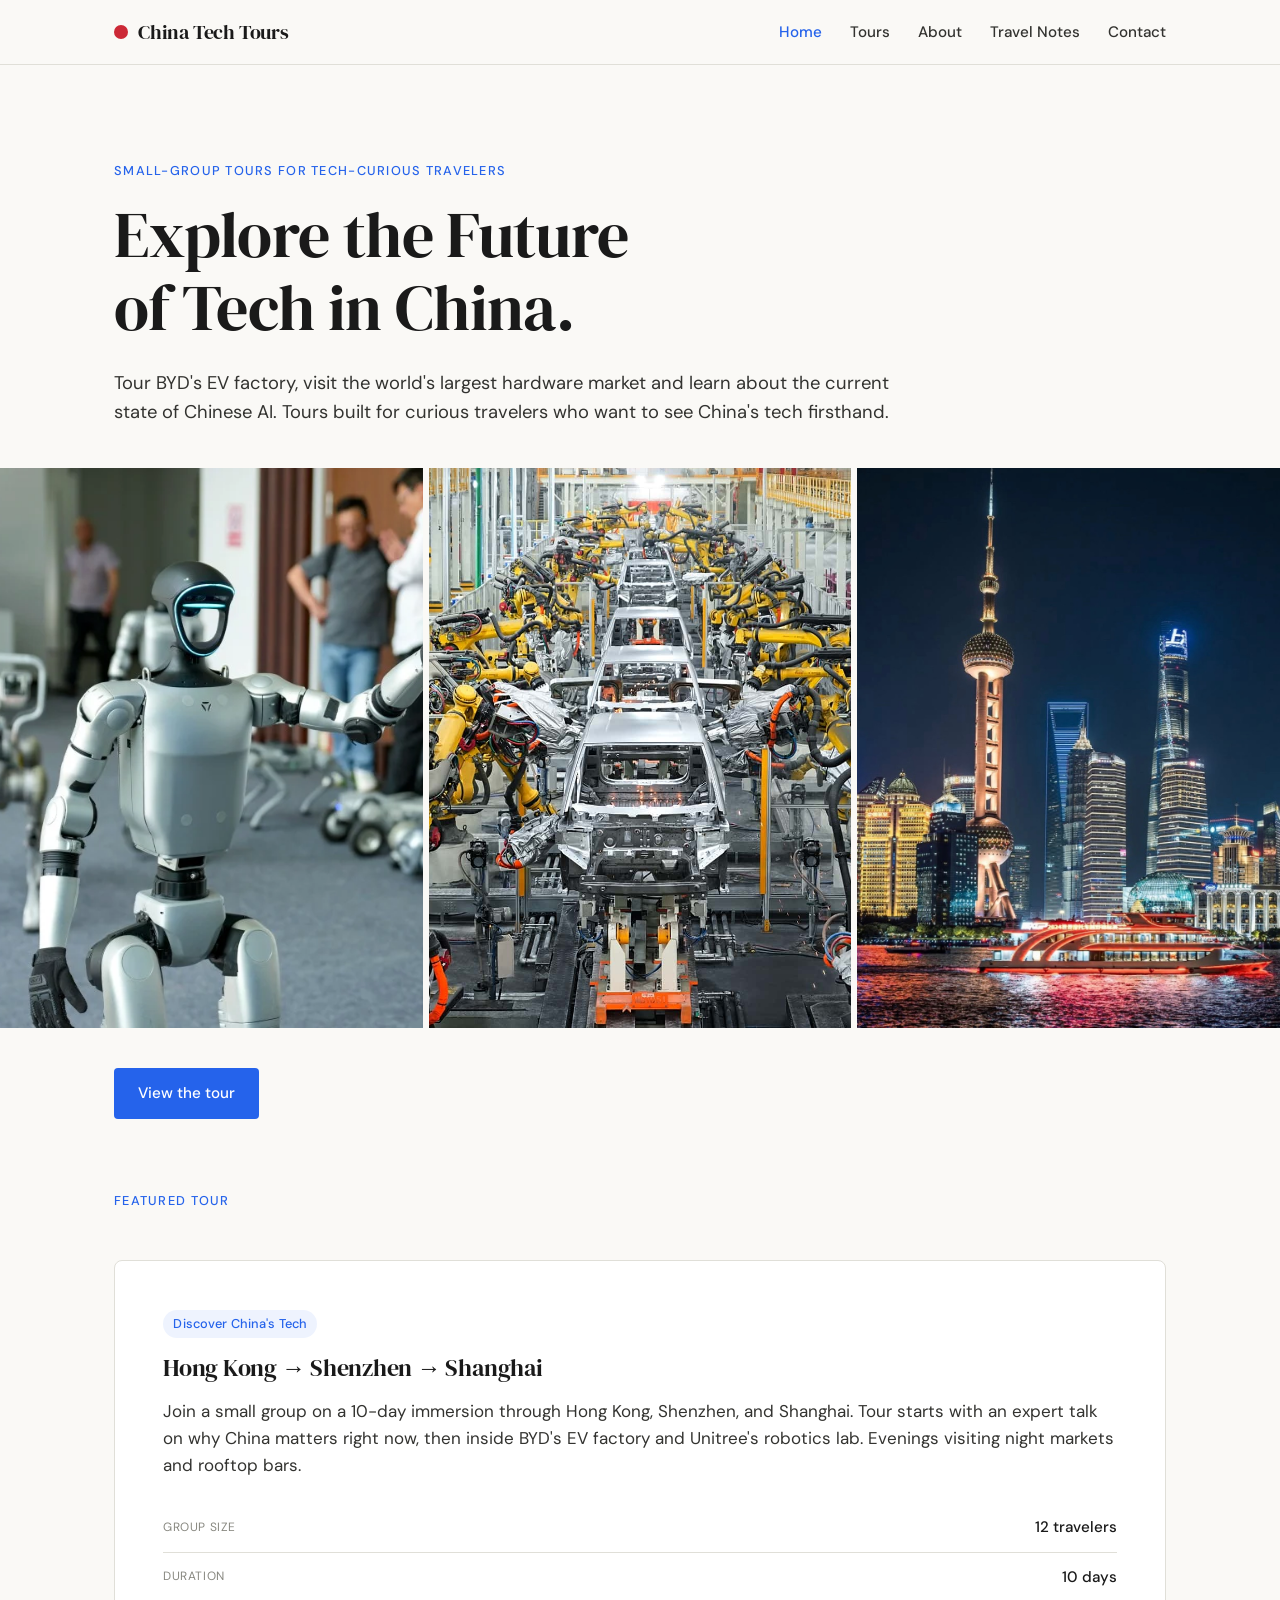
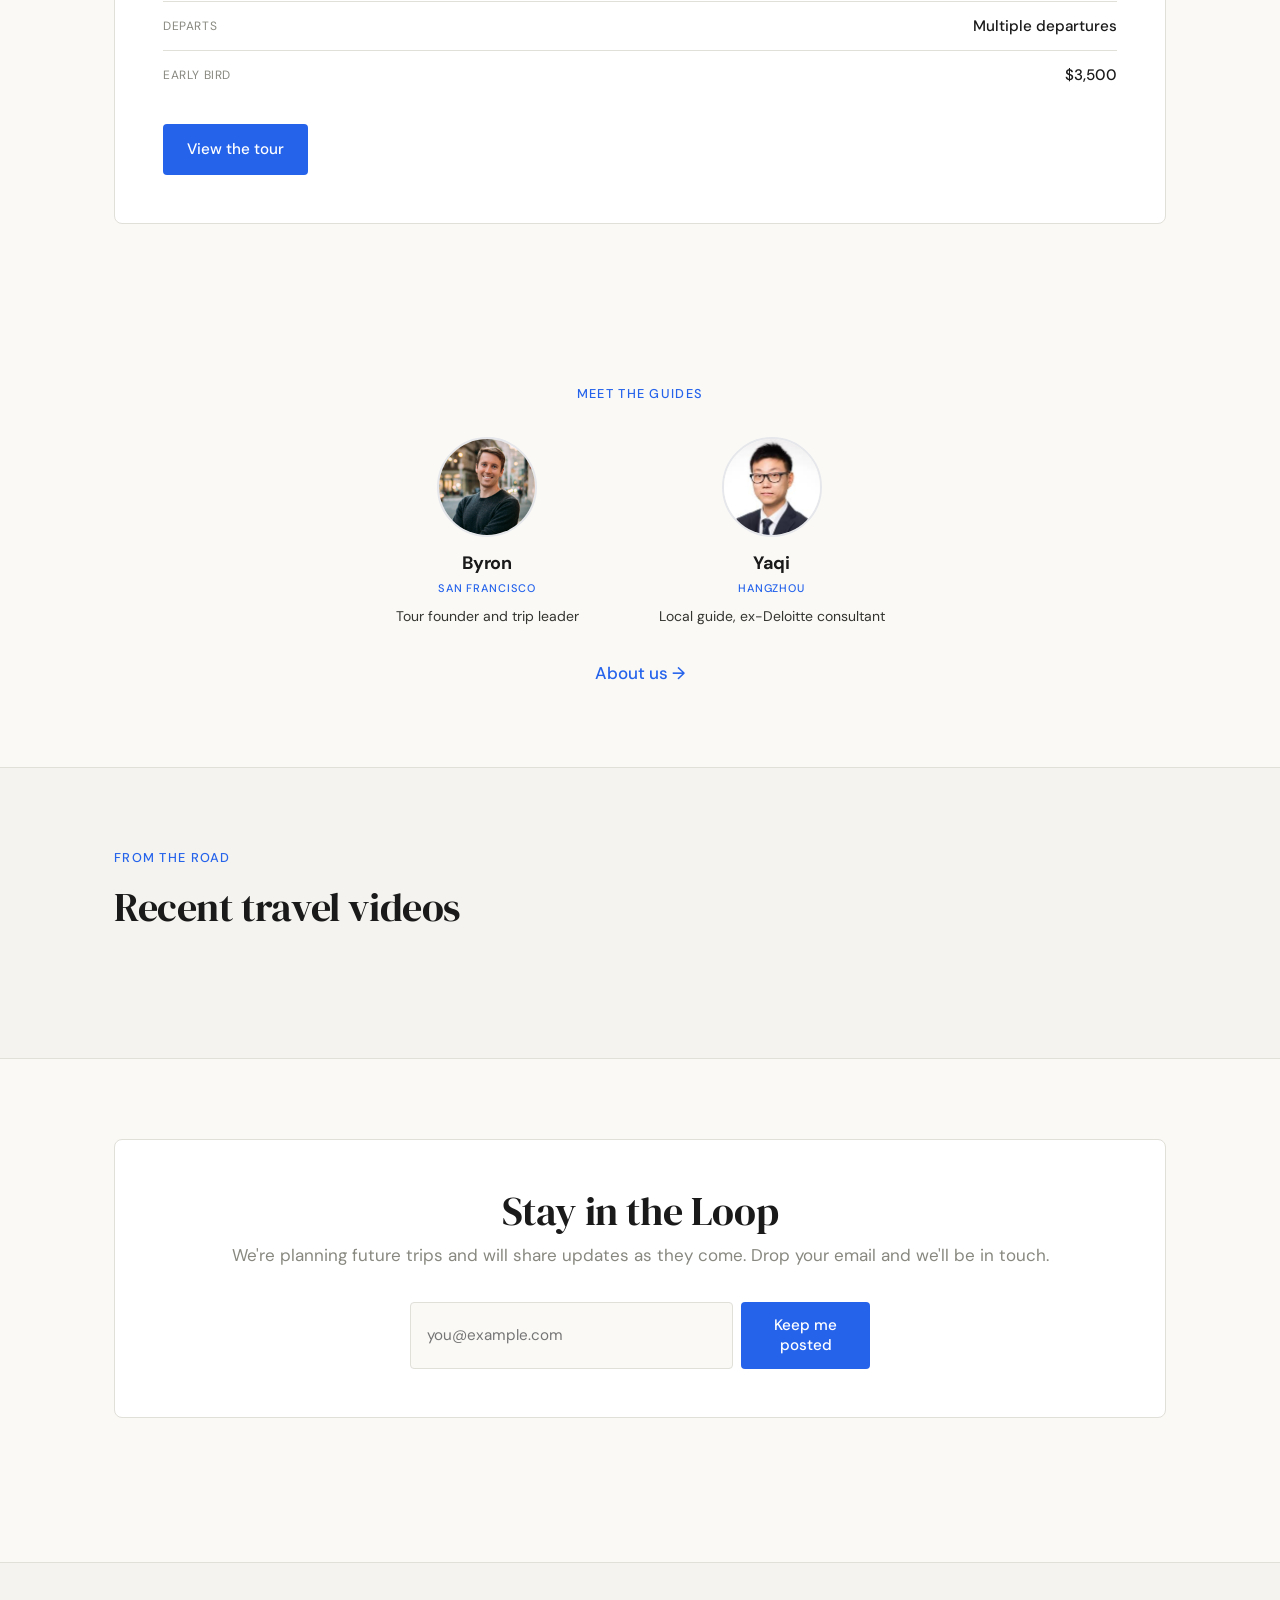
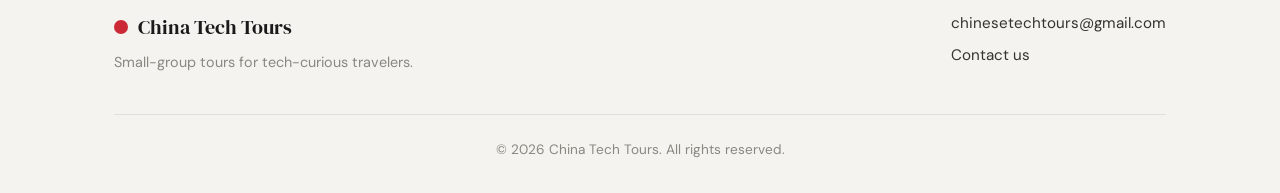
<file: index.html>
<!DOCTYPE html>
<html lang="en">
<head>
  <meta charset="UTF-8" />
  <meta name="viewport" content="width=device-width, initial-scale=1.0" />
  <title>China Tech Tours — Explore the Future of Tech in China</title>
  <meta name="description" content="A boutique 10-day immersive tour through Hong Kong, Shenzhen, and Shanghai for curious tech professionals." />
  <link rel="preconnect" href="https://fonts.googleapis.com" />
  <link rel="preconnect" href="https://fonts.gstatic.com" crossorigin />
  <link href="https://fonts.googleapis.com/css2?family=DM+Sans:wght@400;500;700&family=DM+Serif+Display&display=swap" rel="stylesheet" />
  <link rel="stylesheet" href="style.css" />
</head>
<body>
  <nav class="nav">
    <div class="nav-inner">
      <a href="index.html" class="nav-brand">China Tech Tours</a>
      <button class="nav-toggle" aria-label="Toggle menu" onclick="document.getElementById('navLinks').classList.toggle('open')">☰</button>
      <ul class="nav-links" id="navLinks">
        <li><a href="index.html" class="active">Home</a></li>
        <li><a href="tours.html">Tours</a></li>
        <li><a href="about.html">About</a></li>
        <li><a href="travel-notes.html">Travel Notes</a></li>
        <li><a href="contact.html">Contact</a></li>
      </ul>
    </div>
  </nav>

  <header class="hero">
    <div class="container">
      <span class="eyebrow">Small-group tours for tech-curious travelers</span>
      <h1>Explore the Future of Tech in China.</h1>
      <p class="hero-lead">
        Tour BYD's EV factory, visit the world's largest hardware market and learn about the current state of Chinese
        AI. Tours built for curious travelers who want to see China's tech firsthand.
      </p>
    </div>

    <div class="hero-photo">
      <div class="hero-grid">
        <img src="images/unitree-robot.webp" alt="A Unitree humanoid robot" />
        <img src="images/byd-assembly.jpg" alt="Robotic arms assembling electric vehicles on BYD's factory line" />
        <img src="images/shanghai-skyline.jpg" alt="Shanghai's Pudong skyline at night, with the Oriental Pearl Tower and the Huangpu River" />
      </div>
      <img class="hero-photo-mobile" src="images/byd-assembly.jpg" alt="Robotic arms assembling electric vehicles on BYD's factory line" />
    </div>

    <div class="container">
      <a href="tours.html" class="btn">View the tour</a>
    </div>
  </header>

  <section class="section" style="padding-top: 2.5rem;">
    <div class="container">
      <div class="section-head">
        <div>
          <span class="eyebrow">Featured tour</span>
        </div>
      </div>

      <div class="featured">
        <div class="featured-content">
          <span class="tag">Discover China's Tech</span>
          <h3 style="font-size: 1.5rem; margin-top: 1rem;">Hong Kong → Shenzhen → Shanghai</h3>
          <p style="margin-top: 1rem;">
            Join a small group on a 10-day immersion through Hong Kong, Shenzhen, and Shanghai. Tour starts with an
            expert talk on why China matters right now, then inside BYD's EV factory and Unitree's robotics lab.
            Evenings visiting night markets and rooftop bars.
          </p>
          <ul class="featured-list">
            <li><span class="key">Group size</span><span class="val">12 travelers</span></li>
            <li><span class="key">Duration</span><span class="val">10 days</span></li>
            <li><span class="key">Departs</span><span class="val">Multiple departures</span></li>
            <li><span class="key">Early bird</span><span class="val">$3,500</span></li>
          </ul>
          <a href="tours.html" class="btn">View the tour</a>
        </div>
      </div>
    </div>
  </section>

  <section class="guides-section">
    <div class="container">
      <span class="eyebrow guides-eyebrow">Meet the guides</span>

      <div class="guides-grid">
        <article class="guide-card">
          <img class="guide-photo" src="images/byron.jpg" alt="Portrait of Byron, tour founder" />
          <h3 class="guide-name">Byron</h3>
          <span class="guide-location">San Francisco</span>
          <p class="guide-descriptor">Tour founder and trip leader</p>
        </article>

        <article class="guide-card">
          <img class="guide-photo" src="images/yaqi.jpg" alt="Portrait of Yaqi, local guide" />
          <h3 class="guide-name">Yaqi</h3>
          <span class="guide-location">Hangzhou</span>
          <p class="guide-descriptor">Local guide, ex-Deloitte consultant</p>
        </article>
      </div>

      <div class="guides-cta">
        <a href="about.html">About us →</a>
      </div>
    </div>
  </section>

  <section class="section ig-section">
    <div class="container">
      <div class="section-head">
        <div>
          <span class="eyebrow">From the road</span>
          <h2>Recent travel videos</h2>
        </div>
      </div>

      <div class="ig-grid">
        <blockquote
          class="instagram-media"
          data-instgrm-permalink="https://www.instagram.com/reel/DEwoAuISkU4/"
          data-instgrm-version="14"
        ></blockquote>
        <blockquote
          class="instagram-media"
          data-instgrm-permalink="https://www.instagram.com/reel/DEJ7iRozNSG/"
          data-instgrm-version="14"
        ></blockquote>
        <blockquote
          class="instagram-media"
          data-instgrm-permalink="https://www.instagram.com/reel/DFC-EGyz8uP/"
          data-instgrm-version="14"
        ></blockquote>
      </div>
      <script async src="//www.instagram.com/embed.js"></script>

    </div>
  </section>

  <section class="section">
    <div class="container">
      <div class="capture">
        <h2>Stay in the Loop</h2>
        <p>We're planning future trips and will share updates as they come. Drop your email and we'll be in touch.</p>
        <form
          class="capture-form"
          name="notify"
          method="POST"
          data-netlify="true"
          netlify-honeypot="bot-field"
          action="/thank-you.html"
        >
          <input type="hidden" name="form-name" value="notify" />
          <p style="display:none;"><label>Don't fill this out: <input name="bot-field" /></label></p>
          <input type="email" name="email" placeholder="you@example.com" required />
          <button type="submit" class="btn">Keep me posted</button>
        </form>
      </div>
    </div>
  </section>

  <footer class="footer">
    <div class="container">
      <div class="footer-inner">
        <div>
          <div class="footer-brand">China Tech Tours</div>
          <p class="footer-tag">Small-group tours for tech-curious travelers.</p>
        </div>
        <div class="footer-links">
          <a href="mailto:chinesetechtours@gmail.com">chinesetechtours@gmail.com</a>
          <a href="contact.html">Contact us</a>
        </div>
      </div>
      <div class="footer-copy">© 2026 China Tech Tours. All rights reserved.</div>
    </div>
  </footer>
</body>
</html>
</file>
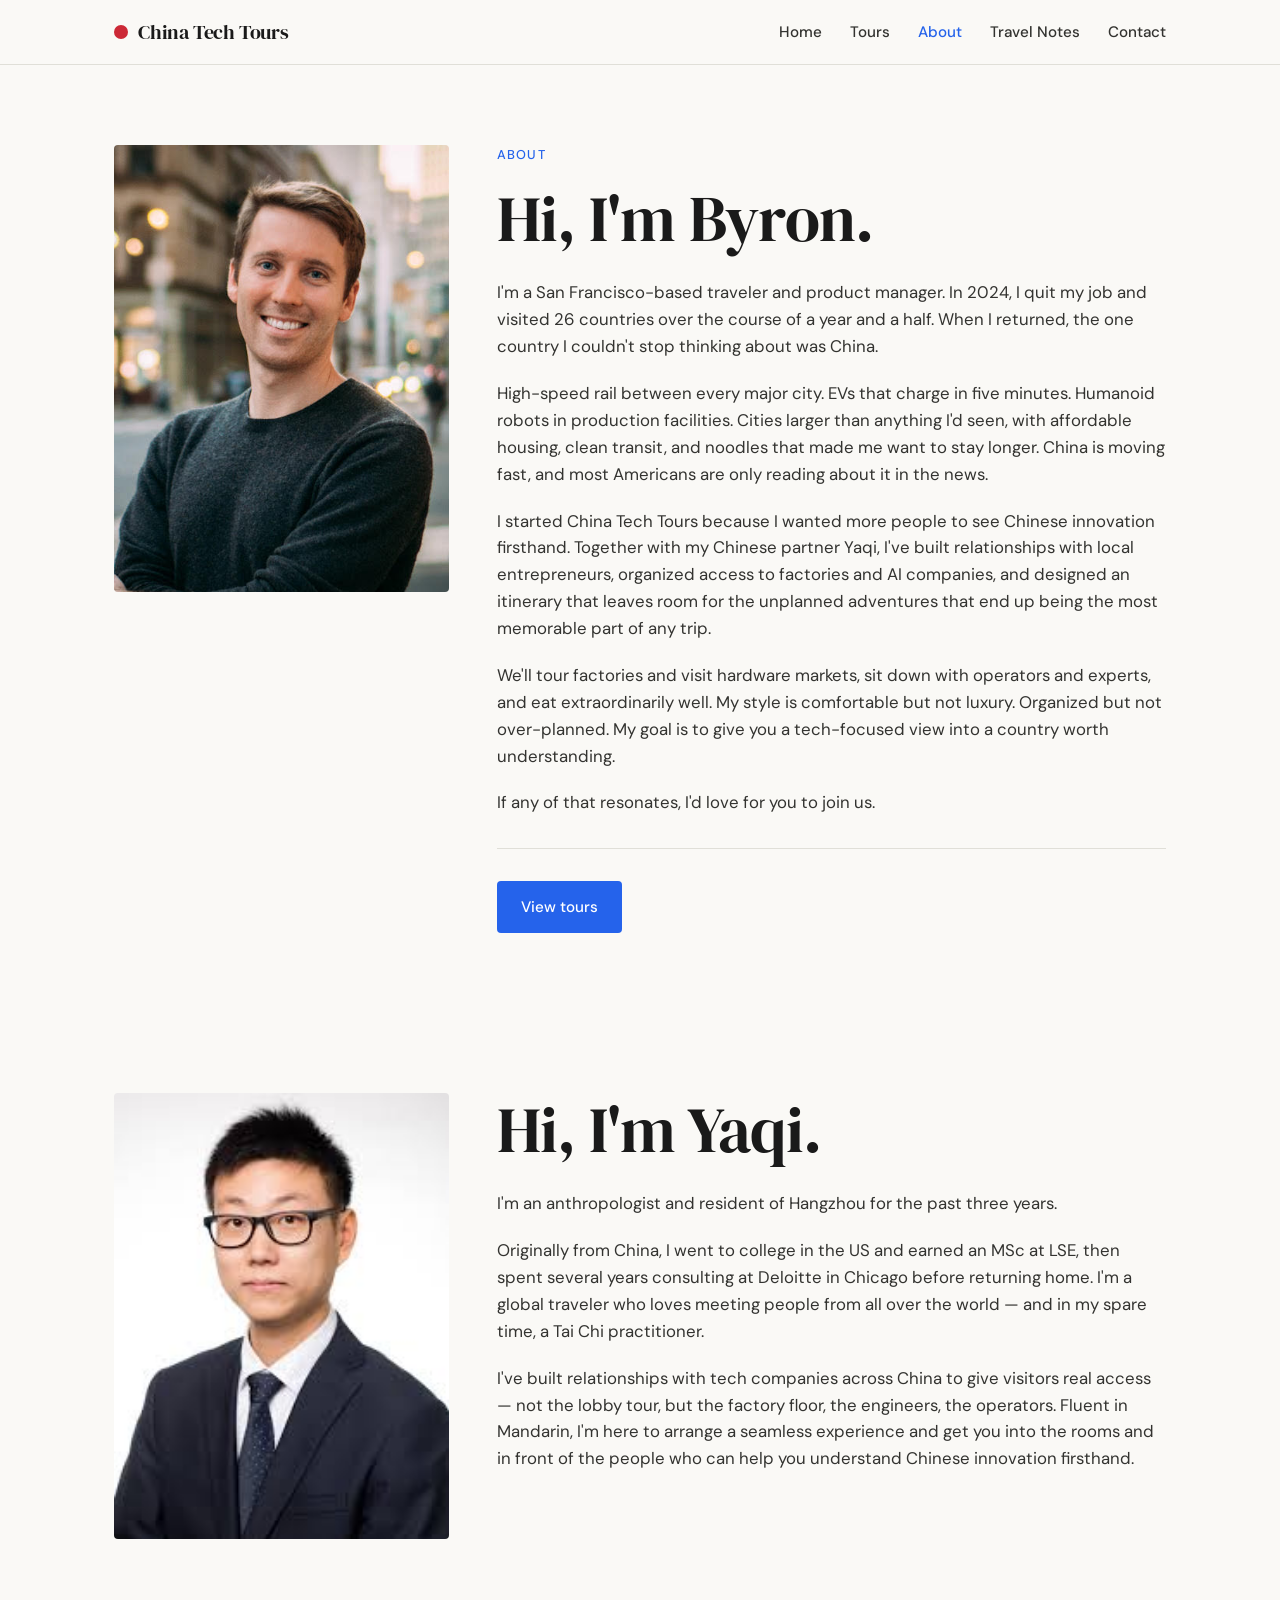
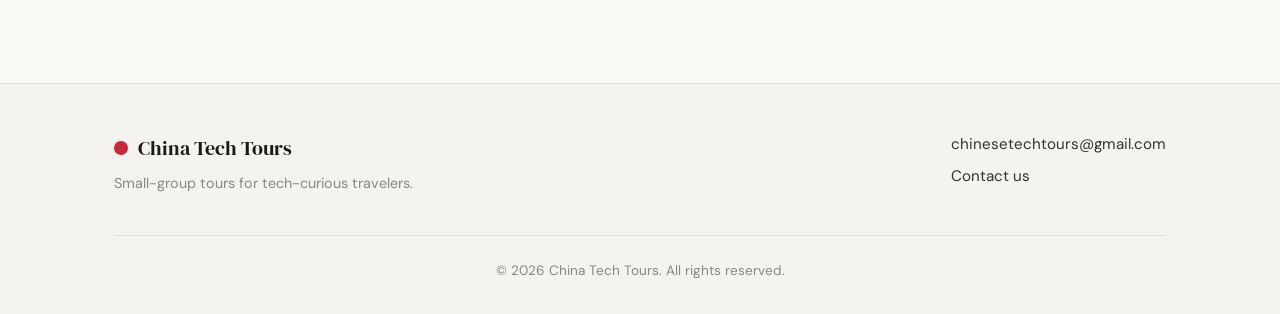
<file: about.html>
<!DOCTYPE html>
<html lang="en">
<head>
  <meta charset="UTF-8" />
  <meta name="viewport" content="width=device-width, initial-scale=1.0" />
  <title>About — China Tech Tours</title>
  <meta name="description" content="About the founder of China Tech Tours — a San Francisco-based product manager helping Americans see China's innovation ecosystem firsthand." />
  <link rel="preconnect" href="https://fonts.googleapis.com" />
  <link rel="preconnect" href="https://fonts.gstatic.com" crossorigin />
  <link href="https://fonts.googleapis.com/css2?family=DM+Sans:wght@400;500;700&family=DM+Serif+Display&display=swap" rel="stylesheet" />
  <link rel="stylesheet" href="style.css" />
</head>
<body>
  <nav class="nav">
    <div class="nav-inner">
      <a href="index.html" class="nav-brand">China Tech Tours</a>
      <button class="nav-toggle" aria-label="Toggle menu" onclick="document.getElementById('navLinks').classList.toggle('open')">☰</button>
      <ul class="nav-links" id="navLinks">
        <li><a href="index.html">Home</a></li>
        <li><a href="tours.html">Tours</a></li>
        <li><a href="about.html" class="active">About</a></li>
        <li><a href="travel-notes.html">Travel Notes</a></li>
        <li><a href="contact.html">Contact</a></li>
      </ul>
    </div>
  </nav>

  <section class="section">
    <div class="container">
      <div class="about-grid">
        <div class="about-photo">
          <img src="images/byron.jpg" alt="Portrait of Byron, founder of China Tech Tours" />
        </div>
        <div class="about-content">
          <span class="eyebrow">About</span>
          <h1>Hi, I'm Byron.</h1>
          <p>
            I'm a San Francisco-based traveler and product manager. In 2024, I quit my job and visited 26 countries
            over the course of a year and a half. When I returned, the one country I couldn't stop thinking about
            was China.
          </p>
          <p>
            High-speed rail between every major city. EVs that charge in five minutes. Humanoid robots in production
            facilities. Cities larger than anything I'd seen, with affordable housing, clean transit, and noodles that
            made me want to stay longer. China is moving fast, and most Americans are only reading about it in the news.
          </p>
          <p>
            I started China Tech Tours because I wanted more people to see Chinese innovation firsthand. Together with
            my Chinese partner Yaqi, I've built relationships with local entrepreneurs, organized access to factories
            and AI companies, and designed an itinerary that leaves room for the unplanned adventures that end up
            being the most memorable part of any trip.
          </p>
          <p>
            We'll tour factories and visit hardware markets, sit down with operators and experts, and eat
            extraordinarily well. My style is comfortable but not luxury. Organized but not over-planned. My goal is
            to give you a tech-focused view into a country worth understanding.
          </p>
          <p>
            If any of that resonates, I'd love for you to join us.
          </p>

          <div class="about-links">
            <a href="tours.html" class="btn">View tours</a>
          </div>
        </div>
      </div>
    </div>
  </section>

  <section class="section">
    <div class="container">
      <div class="about-grid">
        <div class="about-photo">
          <img src="images/yaqi.jpg" alt="Portrait of Yaqi, China-based partner" style="object-position: center top;" />
        </div>
        <div class="about-content">
          <h1>Hi, I'm Yaqi.</h1>
          <p>
            I'm an anthropologist and resident of Hangzhou for the past three years.
          </p>
          <p>
            Originally from China, I went to college in the US and earned an MSc at LSE, then spent several years
            consulting at Deloitte in Chicago before returning home. I'm a global traveler who loves meeting people
            from all over the world — and in my spare time, a Tai Chi practitioner.
          </p>
          <p>
            I've built relationships with tech companies across China to give visitors real access — not the lobby
            tour, but the factory floor, the engineers, the operators. Fluent in Mandarin, I'm here to arrange a
            seamless experience and get you into the rooms and in front of the people who can help you understand
            Chinese innovation firsthand.
          </p>
        </div>
      </div>
    </div>
  </section>

  <footer class="footer">
    <div class="container">
      <div class="footer-inner">
        <div>
          <div class="footer-brand">China Tech Tours</div>
          <p class="footer-tag">Small-group tours for tech-curious travelers.</p>
        </div>
        <div class="footer-links">
          <a href="mailto:chinesetechtours@gmail.com">chinesetechtours@gmail.com</a>
          <a href="contact.html">Contact us</a>
        </div>
      </div>
      <div class="footer-copy">© 2026 China Tech Tours. All rights reserved.</div>
    </div>
  </footer>
</body>
</html>
</file>
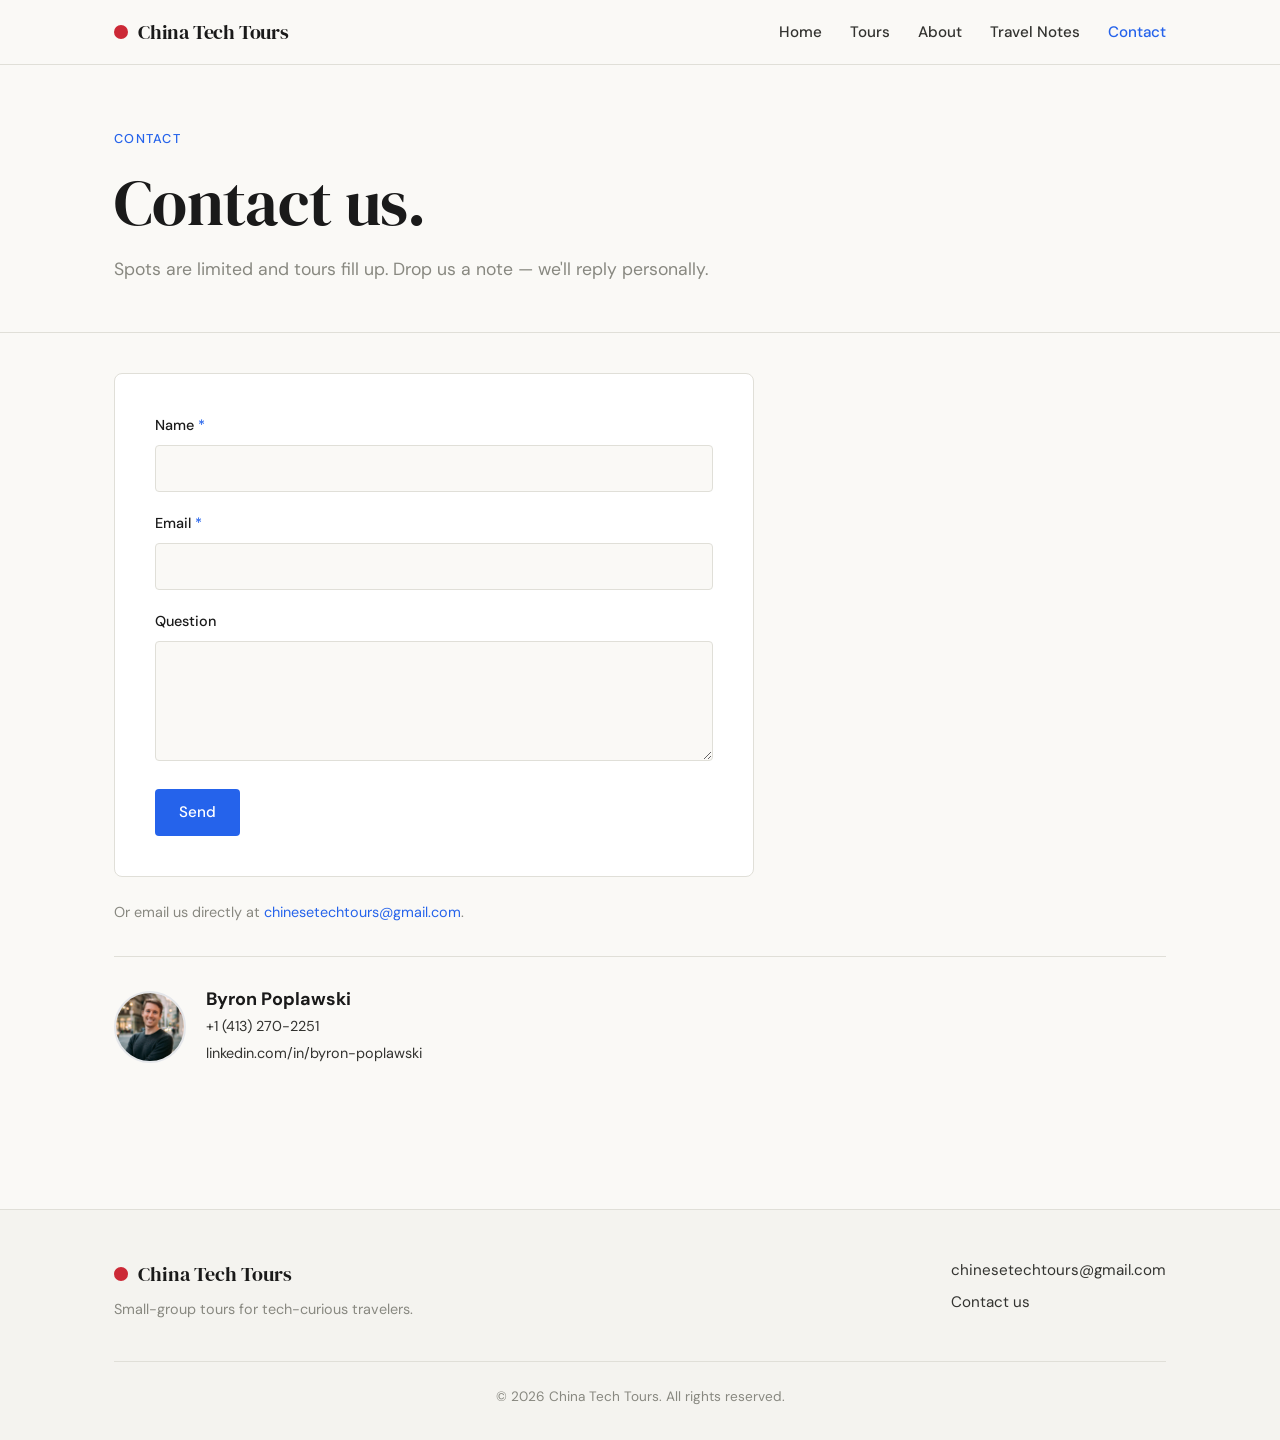
<file: contact.html>
<!DOCTYPE html>
<html lang="en">
<head>
  <meta charset="UTF-8" />
  <meta name="viewport" content="width=device-width, initial-scale=1.0" />
  <title>Contact — China Tech Tours</title>
  <meta name="description" content="Contact us in a China Tech Tours." />
  <link rel="preconnect" href="https://fonts.googleapis.com" />
  <link rel="preconnect" href="https://fonts.gstatic.com" crossorigin />
  <link href="https://fonts.googleapis.com/css2?family=DM+Sans:wght@400;500;700&family=DM+Serif+Display&display=swap" rel="stylesheet" />
  <link rel="stylesheet" href="style.css" />
</head>
<body>
  <nav class="nav">
    <div class="nav-inner">
      <a href="index.html" class="nav-brand">China Tech Tours</a>
      <button class="nav-toggle" aria-label="Toggle menu" onclick="document.getElementById('navLinks').classList.toggle('open')">☰</button>
      <ul class="nav-links" id="navLinks">
        <li><a href="index.html">Home</a></li>
        <li><a href="tours.html">Tours</a></li>
        <li><a href="about.html">About</a></li>
        <li><a href="travel-notes.html">Travel Notes</a></li>
        <li><a href="contact.html" class="active">Contact</a></li>
      </ul>
    </div>
  </nav>

  <header class="page-head">
    <div class="container">
      <span class="eyebrow">Contact</span>
      <h1>Contact us.</h1>
      <p>
        Spots are limited and tours fill up. Drop us a note — we'll reply personally.
      </p>
    </div>
  </header>

  <section class="section" style="padding-top: 2.5rem;">
    <div class="container">
      <form
        id="contactForm"
        class="form"
        name="interest"
        method="POST"
        data-netlify="true"
        netlify-honeypot="bot-field"
        action="/thank-you.html"
      >
        <input type="hidden" name="form-name" value="interest" />
        <p style="display:none;"><label>Don't fill this out: <input name="bot-field" /></label></p>

        <div class="form-row">
          <label for="name">Name <span class="req">*</span></label>
          <input type="text" id="name" name="name" required />
        </div>

        <div class="form-row">
          <label for="email">Email <span class="req">*</span></label>
          <input type="email" id="email" name="email" required />
        </div>

        <div class="form-row">
          <label for="question">Question</label>
          <textarea id="question" name="question"></textarea>
        </div>

        <button type="submit" class="btn">Send</button>
      </form>

      <p style="margin-top: 1.5rem; color: var(--muted); font-size: 0.9rem;">
        Or email us directly at <a href="mailto:chinesetechtours@gmail.com">chinesetechtours@gmail.com</a>.
      </p>

      <div style="margin-top: 2rem; padding-top: 2rem; border-top: 1px solid var(--border);">
        <div style="display: flex; align-items: center; gap: 1.25rem;">
          <img src="images/byron.jpg" alt="Portrait of Byron Poplawski" style="width: 72px; height: 72px; border-radius: 50%; object-fit: cover; object-position: center top; border: 2px solid #E5E7EB; flex-shrink: 0;" />
          <div>
            <p style="font-family: 'DM Sans', -apple-system, BlinkMacSystemFont, sans-serif; font-size: 1.125rem; font-weight: 700; color: var(--ink); margin: 0 0 0.3rem; line-height: 1.2;">Byron Poplawski</p>
            <p style="margin: 0 0 0.2rem; font-size: 0.9rem; color: var(--ink-soft);"><a href="tel:+14132702251" style="color: inherit;">+1 (413) 270-2251</a></p>
            <p style="margin: 0; font-size: 0.9rem; color: var(--ink-soft);"><a href="https://www.linkedin.com/in/byron-poplawski" style="color: inherit;">linkedin.com/in/byron-poplawski</a></p>
          </div>
        </div>
      </div>
    </div>
  </section>

  <footer class="footer">
    <div class="container">
      <div class="footer-inner">
        <div>
          <div class="footer-brand">China Tech Tours</div>
          <p class="footer-tag">Small-group tours for tech-curious travelers.</p>
        </div>
        <div class="footer-links">
          <a href="mailto:chinesetechtours@gmail.com">chinesetechtours@gmail.com</a>
          <a href="contact.html">Contact us</a>
        </div>
      </div>
      <div class="footer-copy">© 2026 China Tech Tours. All rights reserved.</div>
    </div>
  </footer>

  <script>
    (function () {
      var form = document.getElementById('contactForm');
      if (!form) return;

      form.addEventListener('submit', function (e) {
        e.preventDefault();

        var button = form.querySelector('button[type="submit"]');
        if (button) {
          button.disabled = true;
          button.textContent = 'Sending…';
        }

        var data = new URLSearchParams(new FormData(form)).toString();

        fetch('/', {
          method: 'POST',
          headers: { 'Content-Type': 'application/x-www-form-urlencoded' },
          body: data
        })
          .then(function (response) {
            if (!response.ok) throw new Error('Submission failed');
            showThanks();
          })
          .catch(function () {
            if (button) {
              button.disabled = false;
              button.textContent = 'Send';
            }
            var existing = form.querySelector('.form-error');
            if (!existing) {
              var err = document.createElement('p');
              err.className = 'form-error';
              err.style.cssText = 'margin-top: 1rem; color: #b91c1c; font-size: 0.9rem;';
              err.innerHTML = 'Something went wrong sending your message. Please email us directly at <a href="mailto:chinesetechtours@gmail.com">chinesetechtours@gmail.com</a>.';
              form.appendChild(err);
            }
          });
      });

      function showThanks() {
        var thanks = document.createElement('div');
        thanks.className = 'form';
        thanks.style.textAlign = 'center';
        thanks.innerHTML =
          '<h2 style="margin: 0.5rem 0 1rem;">Thanks for your message!</h2>' +
          '<p style="color: var(--ink-soft); margin: 0;">We\'ll be in touch shortly.</p>';
        form.replaceWith(thanks);
      }
    })();
  </script>

</body>
</html>
</file>
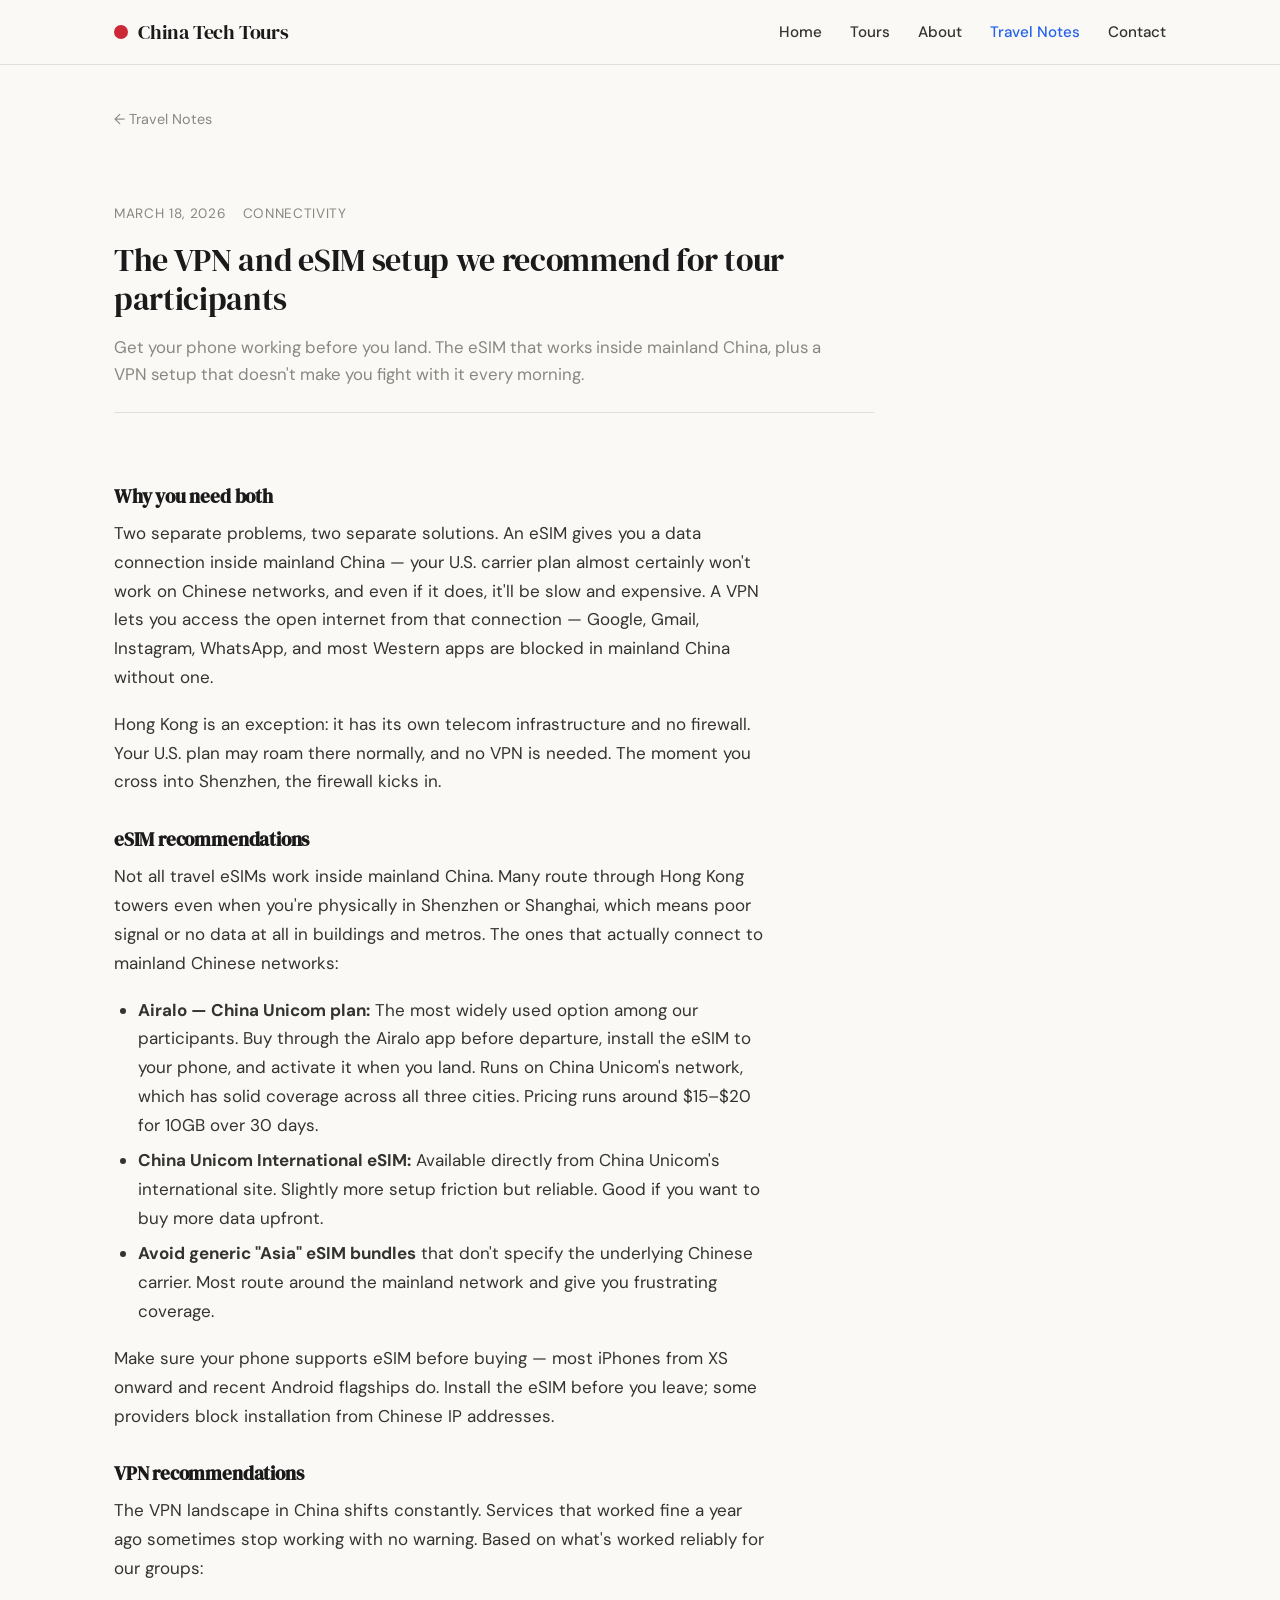
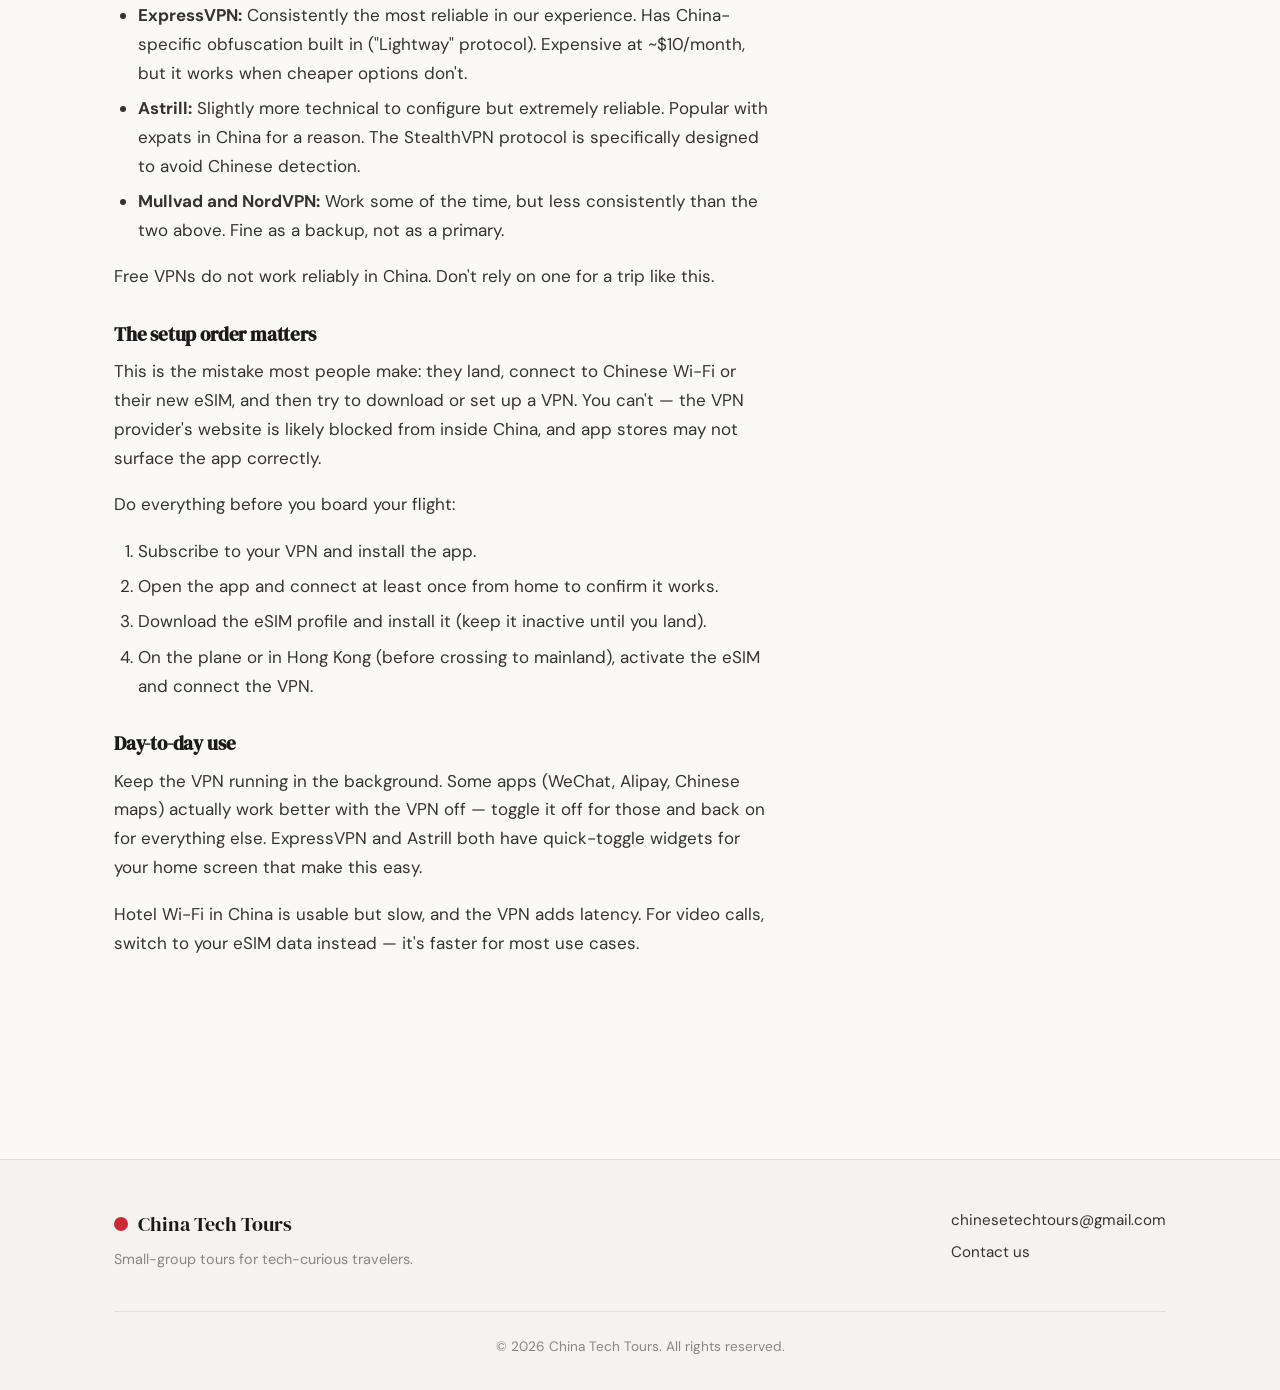
<file: notes-connectivity.html>
<!DOCTYPE html>
<html lang="en">
<head>
  <meta charset="UTF-8" />
  <meta name="viewport" content="width=device-width, initial-scale=1.0" />
  <title>The VPN and eSIM setup we recommend for tour participants — China Tech Tours</title>
  <meta name="description" content="Get your phone working before you land. The eSIM that works inside mainland China, plus a VPN setup that doesn't make you fight with it every morning." />
  <link rel="preconnect" href="https://fonts.googleapis.com" />
  <link rel="preconnect" href="https://fonts.gstatic.com" crossorigin />
  <link href="https://fonts.googleapis.com/css2?family=DM+Sans:wght@400;500;700&family=DM+Serif+Display&display=swap" rel="stylesheet" />
  <link rel="stylesheet" href="style.css" />
</head>
<body>
  <nav class="nav">
    <div class="nav-inner">
      <a href="index.html" class="nav-brand">China Tech Tours</a>
      <button class="nav-toggle" aria-label="Toggle menu" onclick="document.getElementById('navLinks').classList.toggle('open')">☰</button>
      <ul class="nav-links" id="navLinks">
        <li><a href="index.html">Home</a></li>
        <li><a href="tours.html">Tours</a></li>
        <li><a href="about.html">About</a></li>
        <li><a href="travel-notes.html" class="active">Travel Notes</a></li>
        <li><a href="contact.html">Contact</a></li>
      </ul>
    </div>
  </nav>

  <section class="section" style="padding-top: 2.5rem;">
    <div class="container">
      <a href="travel-notes.html" class="article-back">← Travel Notes</a>

      <div class="article-header">
        <div class="note-meta">
          <span>March 18, 2026</span><span>Connectivity</span>
        </div>
        <h1>The VPN and eSIM setup we recommend for tour participants</h1>
        <p class="article-subtitle">Get your phone working before you land. The eSIM that works inside mainland China, plus a VPN setup that doesn't make you fight with it every morning.</p>
      </div>

      <div class="article-body">
        <h2>Why you need both</h2>
        <p>Two separate problems, two separate solutions. An eSIM gives you a data connection inside mainland China — your U.S. carrier plan almost certainly won't work on Chinese networks, and even if it does, it'll be slow and expensive. A VPN lets you access the open internet from that connection — Google, Gmail, Instagram, WhatsApp, and most Western apps are blocked in mainland China without one.</p>
        <p>Hong Kong is an exception: it has its own telecom infrastructure and no firewall. Your U.S. plan may roam there normally, and no VPN is needed. The moment you cross into Shenzhen, the firewall kicks in.</p>

        <h2>eSIM recommendations</h2>
        <p>Not all travel eSIMs work inside mainland China. Many route through Hong Kong towers even when you're physically in Shenzhen or Shanghai, which means poor signal or no data at all in buildings and metros. The ones that actually connect to mainland Chinese networks:</p>
        <ul>
          <li><strong>Airalo — China Unicom plan:</strong> The most widely used option among our participants. Buy through the Airalo app before departure, install the eSIM to your phone, and activate it when you land. Runs on China Unicom's network, which has solid coverage across all three cities. Pricing runs around $15–$20 for 10GB over 30 days.</li>
          <li><strong>China Unicom International eSIM:</strong> Available directly from China Unicom's international site. Slightly more setup friction but reliable. Good if you want to buy more data upfront.</li>
          <li><strong>Avoid generic "Asia" eSIM bundles</strong> that don't specify the underlying Chinese carrier. Most route around the mainland network and give you frustrating coverage.</li>
        </ul>
        <p>Make sure your phone supports eSIM before buying — most iPhones from XS onward and recent Android flagships do. Install the eSIM before you leave; some providers block installation from Chinese IP addresses.</p>

        <h2>VPN recommendations</h2>
        <p>The VPN landscape in China shifts constantly. Services that worked fine a year ago sometimes stop working with no warning. Based on what's worked reliably for our groups:</p>
        <ul>
          <li><strong>ExpressVPN:</strong> Consistently the most reliable in our experience. Has China-specific obfuscation built in ("Lightway" protocol). Expensive at ~$10/month, but it works when cheaper options don't.</li>
          <li><strong>Astrill:</strong> Slightly more technical to configure but extremely reliable. Popular with expats in China for a reason. The StealthVPN protocol is specifically designed to avoid Chinese detection.</li>
          <li><strong>Mullvad and NordVPN:</strong> Work some of the time, but less consistently than the two above. Fine as a backup, not as a primary.</li>
        </ul>
        <p>Free VPNs do not work reliably in China. Don't rely on one for a trip like this.</p>

        <h2>The setup order matters</h2>
        <p>This is the mistake most people make: they land, connect to Chinese Wi-Fi or their new eSIM, and then try to download or set up a VPN. You can't — the VPN provider's website is likely blocked from inside China, and app stores may not surface the app correctly.</p>
        <p>Do everything before you board your flight:</p>
        <ol>
          <li>Subscribe to your VPN and install the app.</li>
          <li>Open the app and connect at least once from home to confirm it works.</li>
          <li>Download the eSIM profile and install it (keep it inactive until you land).</li>
          <li>On the plane or in Hong Kong (before crossing to mainland), activate the eSIM and connect the VPN.</li>
        </ol>

        <h2>Day-to-day use</h2>
        <p>Keep the VPN running in the background. Some apps (WeChat, Alipay, Chinese maps) actually work better with the VPN off — toggle it off for those and back on for everything else. ExpressVPN and Astrill both have quick-toggle widgets for your home screen that make this easy.</p>
        <p>Hotel Wi-Fi in China is usable but slow, and the VPN adds latency. For video calls, switch to your eSIM data instead — it's faster for most use cases.</p>
      </div>
    </div>
  </section>

  <footer class="footer">
    <div class="container">
      <div class="footer-inner">
        <div>
          <div class="footer-brand">China Tech Tours</div>
          <p class="footer-tag">Small-group tours for tech-curious travelers.</p>
        </div>
        <div class="footer-links">
          <a href="mailto:chinesetechtours@gmail.com">chinesetechtours@gmail.com</a>
          <a href="contact.html">Contact us</a>
        </div>
      </div>
      <div class="footer-copy">© 2026 China Tech Tours. All rights reserved.</div>
    </div>
  </footer>
</body>
</html>
</file>
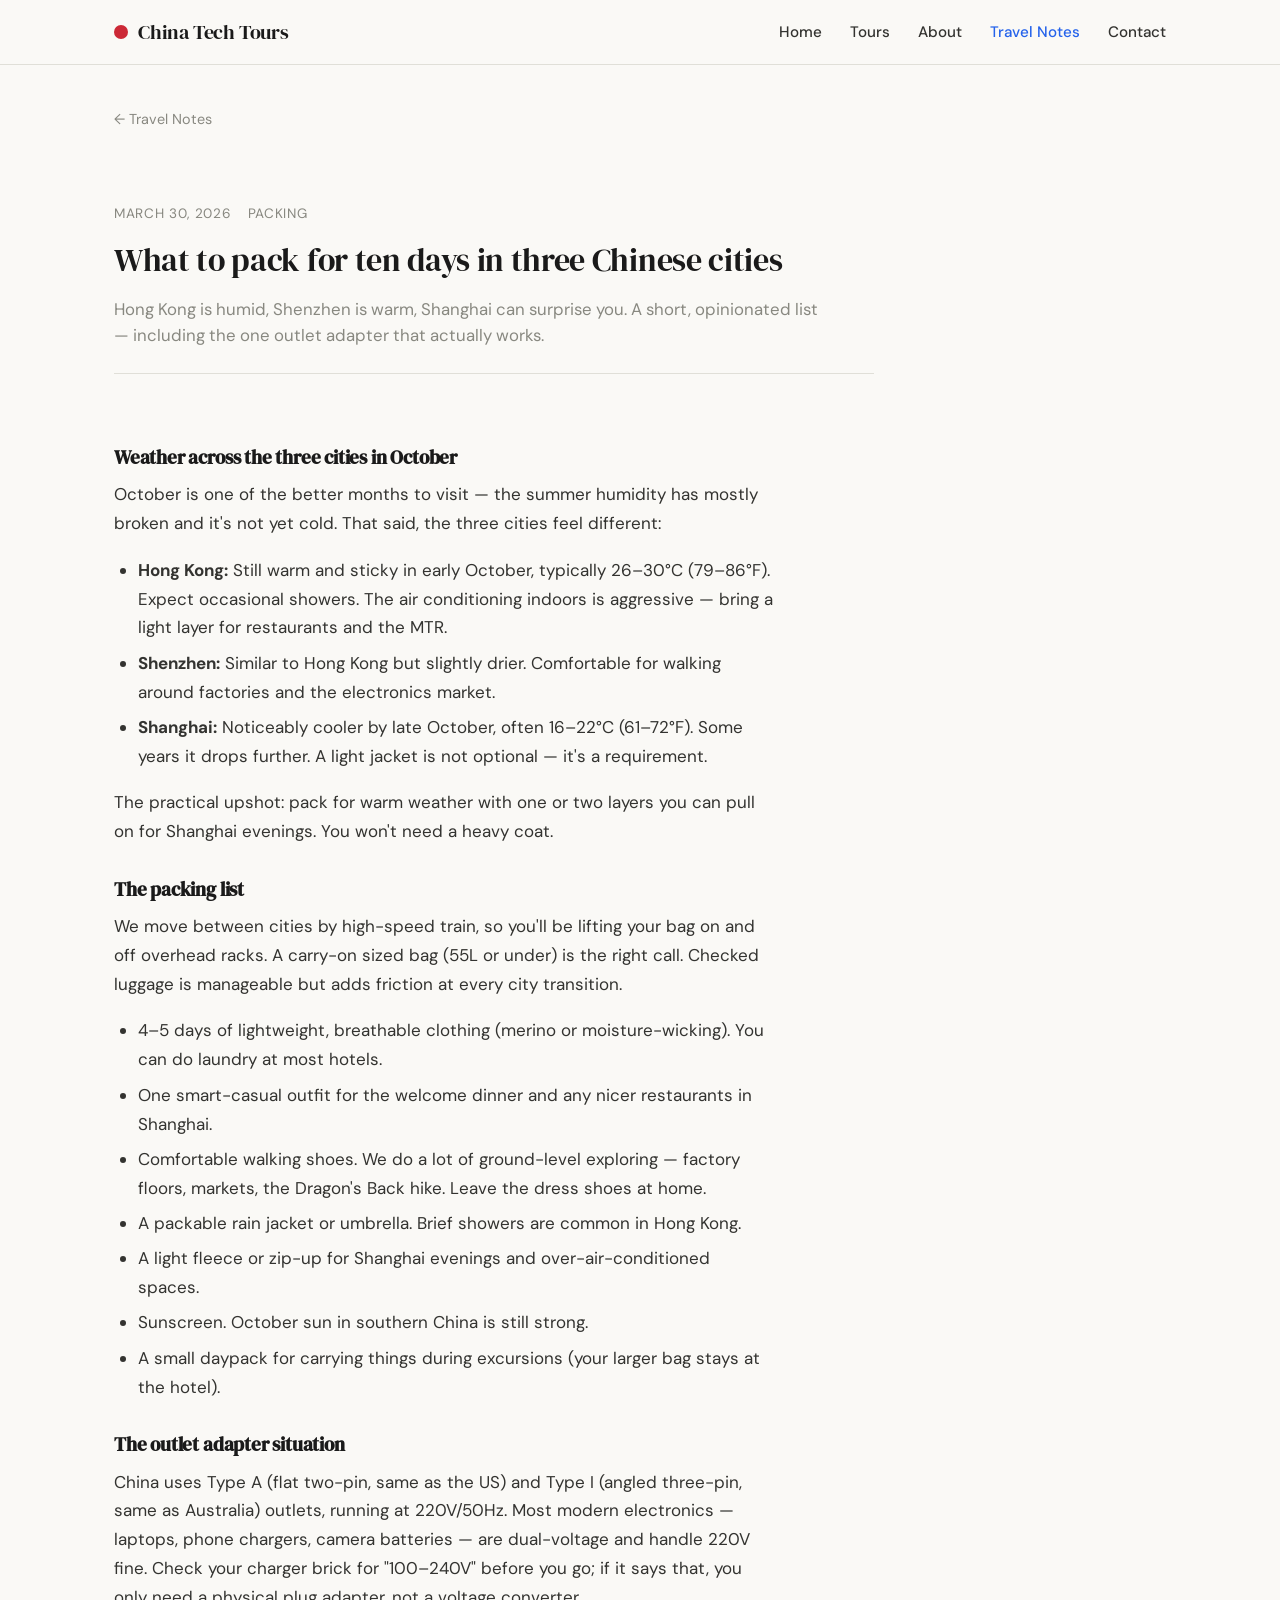
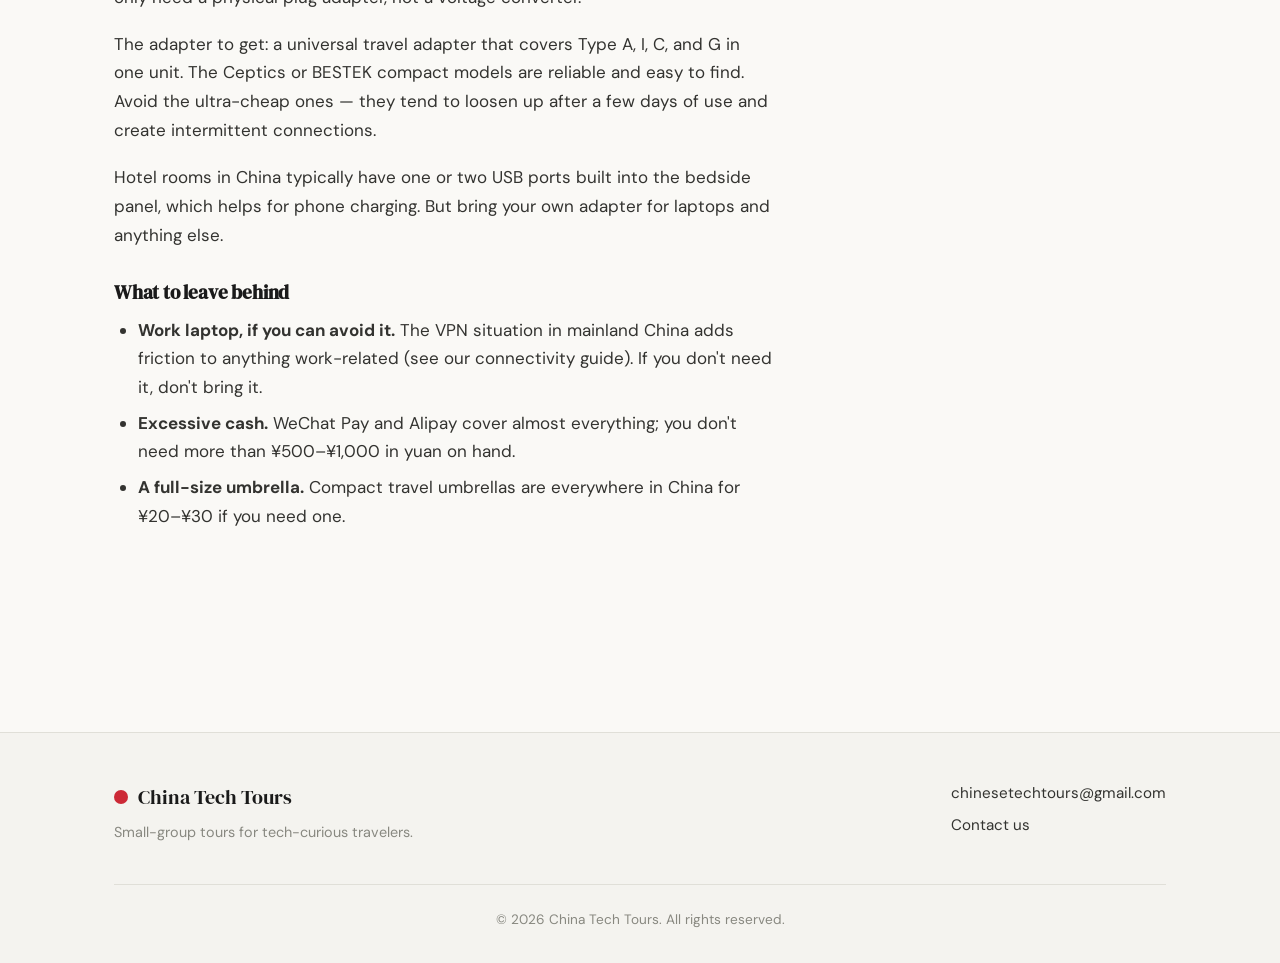
<file: notes-packing.html>
<!DOCTYPE html>
<html lang="en">
<head>
  <meta charset="UTF-8" />
  <meta name="viewport" content="width=device-width, initial-scale=1.0" />
  <title>What to pack for ten days in three Chinese cities — China Tech Tours</title>
  <meta name="description" content="Hong Kong is humid, Shenzhen is warm, Shanghai can surprise you. A short, opinionated list — including the one outlet adapter that actually works." />
  <link rel="preconnect" href="https://fonts.googleapis.com" />
  <link rel="preconnect" href="https://fonts.gstatic.com" crossorigin />
  <link href="https://fonts.googleapis.com/css2?family=DM+Sans:wght@400;500;700&family=DM+Serif+Display&display=swap" rel="stylesheet" />
  <link rel="stylesheet" href="style.css" />
</head>
<body>
  <nav class="nav">
    <div class="nav-inner">
      <a href="index.html" class="nav-brand">China Tech Tours</a>
      <button class="nav-toggle" aria-label="Toggle menu" onclick="document.getElementById('navLinks').classList.toggle('open')">☰</button>
      <ul class="nav-links" id="navLinks">
        <li><a href="index.html">Home</a></li>
        <li><a href="tours.html">Tours</a></li>
        <li><a href="about.html">About</a></li>
        <li><a href="travel-notes.html" class="active">Travel Notes</a></li>
        <li><a href="contact.html">Contact</a></li>
      </ul>
    </div>
  </nav>

  <section class="section" style="padding-top: 2.5rem;">
    <div class="container">
      <a href="travel-notes.html" class="article-back">← Travel Notes</a>

      <div class="article-header">
        <div class="note-meta">
          <span>March 30, 2026</span><span>Packing</span>
        </div>
        <h1>What to pack for ten days in three Chinese cities</h1>
        <p class="article-subtitle">Hong Kong is humid, Shenzhen is warm, Shanghai can surprise you. A short, opinionated list — including the one outlet adapter that actually works.</p>
      </div>

      <div class="article-body">
        <h2>Weather across the three cities in October</h2>
        <p>October is one of the better months to visit — the summer humidity has mostly broken and it's not yet cold. That said, the three cities feel different:</p>
        <ul>
          <li><strong>Hong Kong:</strong> Still warm and sticky in early October, typically 26–30°C (79–86°F). Expect occasional showers. The air conditioning indoors is aggressive — bring a light layer for restaurants and the MTR.</li>
          <li><strong>Shenzhen:</strong> Similar to Hong Kong but slightly drier. Comfortable for walking around factories and the electronics market.</li>
          <li><strong>Shanghai:</strong> Noticeably cooler by late October, often 16–22°C (61–72°F). Some years it drops further. A light jacket is not optional — it's a requirement.</li>
        </ul>
        <p>The practical upshot: pack for warm weather with one or two layers you can pull on for Shanghai evenings. You won't need a heavy coat.</p>

        <h2>The packing list</h2>
        <p>We move between cities by high-speed train, so you'll be lifting your bag on and off overhead racks. A carry-on sized bag (55L or under) is the right call. Checked luggage is manageable but adds friction at every city transition.</p>
        <ul>
          <li>4–5 days of lightweight, breathable clothing (merino or moisture-wicking). You can do laundry at most hotels.</li>
          <li>One smart-casual outfit for the welcome dinner and any nicer restaurants in Shanghai.</li>
          <li>Comfortable walking shoes. We do a lot of ground-level exploring — factory floors, markets, the Dragon's Back hike. Leave the dress shoes at home.</li>
          <li>A packable rain jacket or umbrella. Brief showers are common in Hong Kong.</li>
          <li>A light fleece or zip-up for Shanghai evenings and over-air-conditioned spaces.</li>
          <li>Sunscreen. October sun in southern China is still strong.</li>
          <li>A small daypack for carrying things during excursions (your larger bag stays at the hotel).</li>
        </ul>

        <h2>The outlet adapter situation</h2>
        <p>China uses Type A (flat two-pin, same as the US) and Type I (angled three-pin, same as Australia) outlets, running at 220V/50Hz. Most modern electronics — laptops, phone chargers, camera batteries — are dual-voltage and handle 220V fine. Check your charger brick for "100–240V" before you go; if it says that, you only need a physical plug adapter, not a voltage converter.</p>
        <p>The adapter to get: a universal travel adapter that covers Type A, I, C, and G in one unit. The Ceptics or BESTEK compact models are reliable and easy to find. Avoid the ultra-cheap ones — they tend to loosen up after a few days of use and create intermittent connections.</p>
        <p>Hotel rooms in China typically have one or two USB ports built into the bedside panel, which helps for phone charging. But bring your own adapter for laptops and anything else.</p>

        <h2>What to leave behind</h2>
        <ul>
          <li><strong>Work laptop, if you can avoid it.</strong> The VPN situation in mainland China adds friction to anything work-related (see our connectivity guide). If you don't need it, don't bring it.</li>
          <li><strong>Excessive cash.</strong> WeChat Pay and Alipay cover almost everything; you don't need more than ¥500–¥1,000 in yuan on hand.</li>
          <li><strong>A full-size umbrella.</strong> Compact travel umbrellas are everywhere in China for ¥20–¥30 if you need one.</li>
        </ul>
      </div>
    </div>
  </section>

  <footer class="footer">
    <div class="container">
      <div class="footer-inner">
        <div>
          <div class="footer-brand">China Tech Tours</div>
          <p class="footer-tag">Small-group tours for tech-curious travelers.</p>
        </div>
        <div class="footer-links">
          <a href="mailto:chinesetechtours@gmail.com">chinesetechtours@gmail.com</a>
          <a href="contact.html">Contact us</a>
        </div>
      </div>
      <div class="footer-copy">© 2026 China Tech Tours. All rights reserved.</div>
    </div>
  </footer>
</body>
</html>
</file>
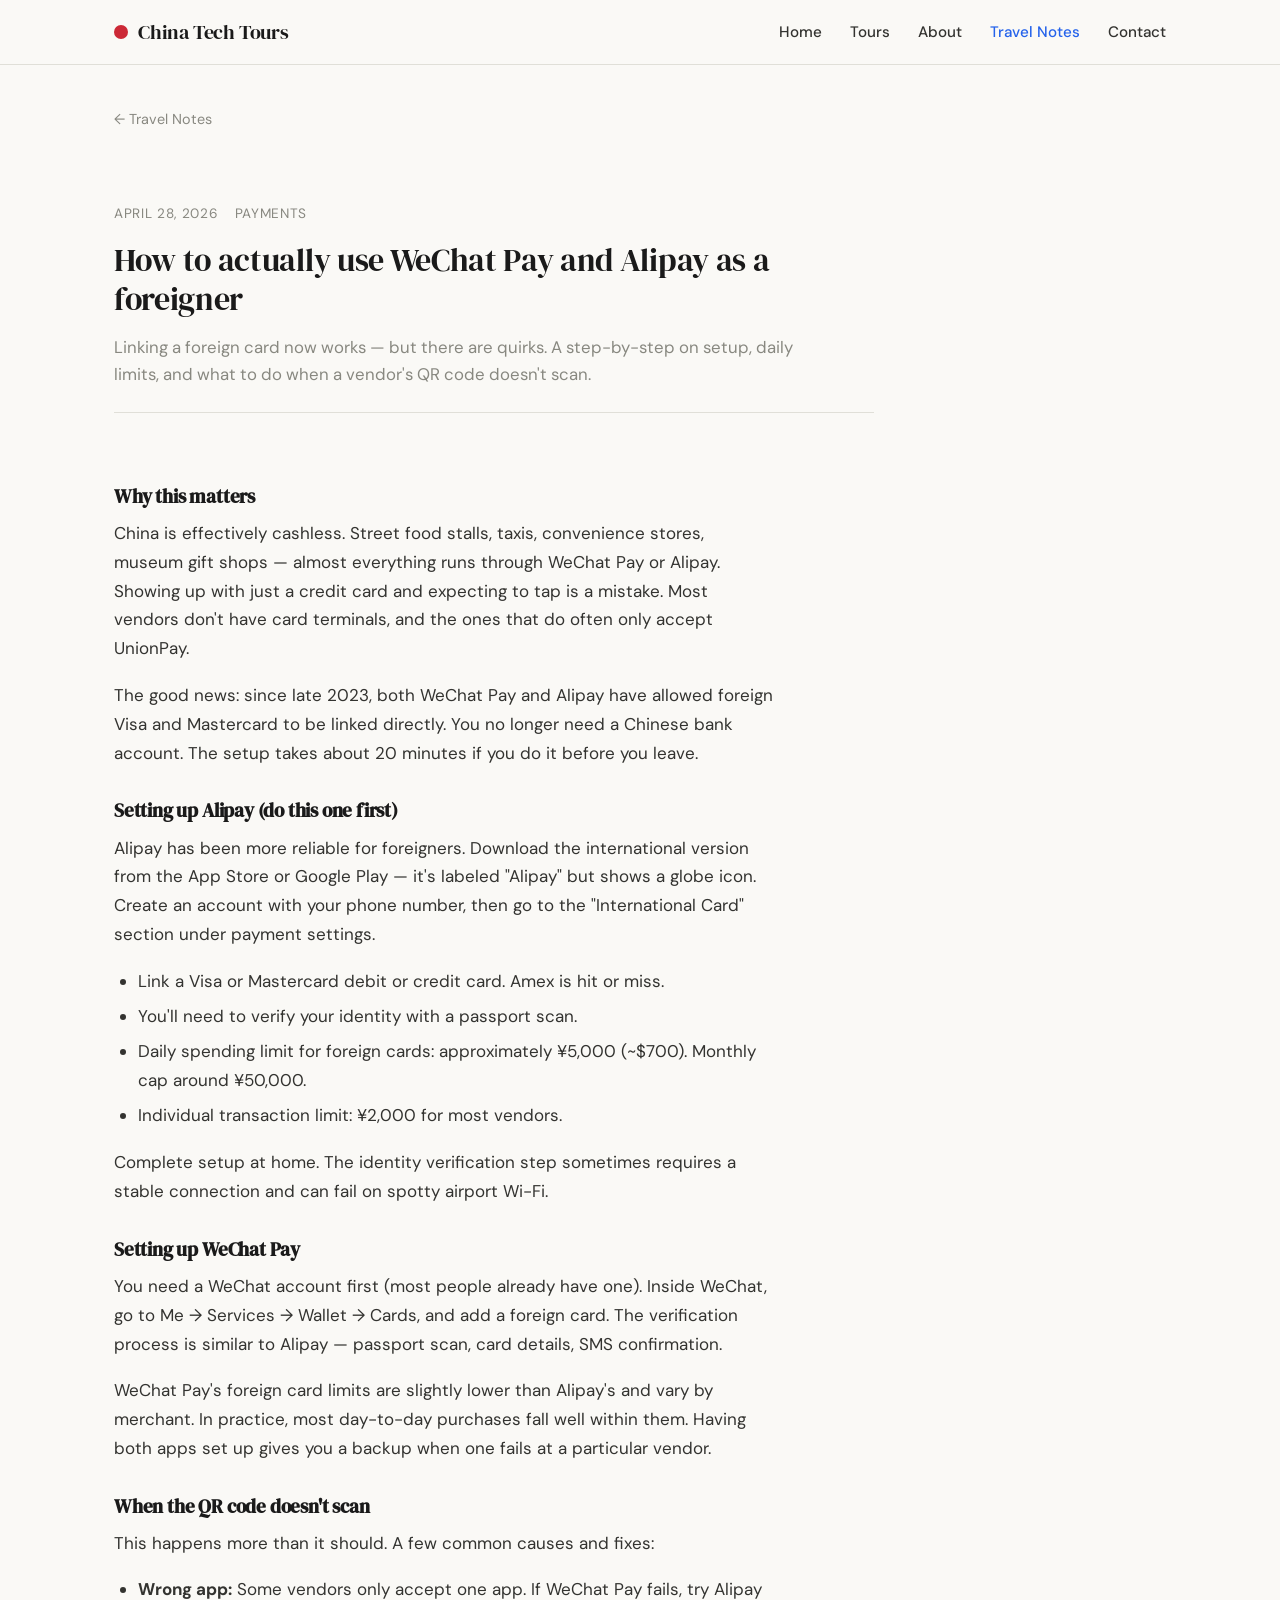
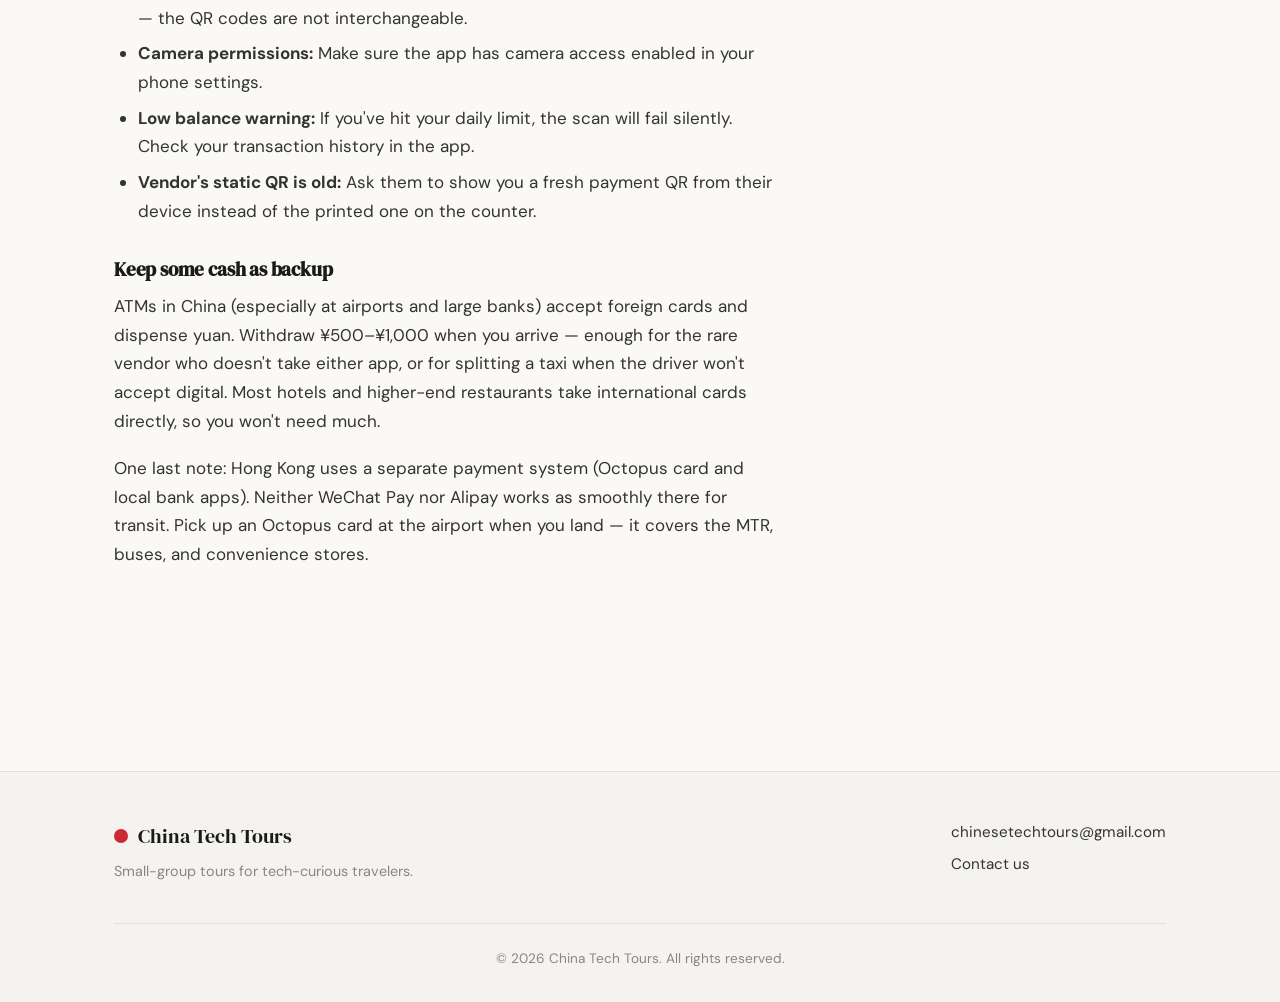
<file: notes-payments.html>
<!DOCTYPE html>
<html lang="en">
<head>
  <meta charset="UTF-8" />
  <meta name="viewport" content="width=device-width, initial-scale=1.0" />
  <title>How to actually use WeChat Pay and Alipay as a foreigner — China Tech Tours</title>
  <meta name="description" content="Linking a foreign card now works — but there are quirks. A step-by-step on setup, daily limits, and what to do when a vendor's QR code doesn't scan." />
  <link rel="preconnect" href="https://fonts.googleapis.com" />
  <link rel="preconnect" href="https://fonts.gstatic.com" crossorigin />
  <link href="https://fonts.googleapis.com/css2?family=DM+Sans:wght@400;500;700&family=DM+Serif+Display&display=swap" rel="stylesheet" />
  <link rel="stylesheet" href="style.css" />
</head>
<body>
  <nav class="nav">
    <div class="nav-inner">
      <a href="index.html" class="nav-brand">China Tech Tours</a>
      <button class="nav-toggle" aria-label="Toggle menu" onclick="document.getElementById('navLinks').classList.toggle('open')">☰</button>
      <ul class="nav-links" id="navLinks">
        <li><a href="index.html">Home</a></li>
        <li><a href="tours.html">Tours</a></li>
        <li><a href="about.html">About</a></li>
        <li><a href="travel-notes.html" class="active">Travel Notes</a></li>
        <li><a href="contact.html">Contact</a></li>
      </ul>
    </div>
  </nav>

  <section class="section" style="padding-top: 2.5rem;">
    <div class="container">
      <a href="travel-notes.html" class="article-back">← Travel Notes</a>

      <div class="article-header">
        <div class="note-meta">
          <span>April 28, 2026</span><span>Payments</span>
        </div>
        <h1>How to actually use WeChat Pay and Alipay as a foreigner</h1>
        <p class="article-subtitle">Linking a foreign card now works — but there are quirks. A step-by-step on setup, daily limits, and what to do when a vendor's QR code doesn't scan.</p>
      </div>

      <div class="article-body">
        <h2>Why this matters</h2>
        <p>China is effectively cashless. Street food stalls, taxis, convenience stores, museum gift shops — almost everything runs through WeChat Pay or Alipay. Showing up with just a credit card and expecting to tap is a mistake. Most vendors don't have card terminals, and the ones that do often only accept UnionPay.</p>
        <p>The good news: since late 2023, both WeChat Pay and Alipay have allowed foreign Visa and Mastercard to be linked directly. You no longer need a Chinese bank account. The setup takes about 20 minutes if you do it before you leave.</p>

        <h2>Setting up Alipay (do this one first)</h2>
        <p>Alipay has been more reliable for foreigners. Download the international version from the App Store or Google Play — it's labeled "Alipay" but shows a globe icon. Create an account with your phone number, then go to the "International Card" section under payment settings.</p>
        <ul>
          <li>Link a Visa or Mastercard debit or credit card. Amex is hit or miss.</li>
          <li>You'll need to verify your identity with a passport scan.</li>
          <li>Daily spending limit for foreign cards: approximately ¥5,000 (~$700). Monthly cap around ¥50,000.</li>
          <li>Individual transaction limit: ¥2,000 for most vendors.</li>
        </ul>
        <p>Complete setup at home. The identity verification step sometimes requires a stable connection and can fail on spotty airport Wi-Fi.</p>

        <h2>Setting up WeChat Pay</h2>
        <p>You need a WeChat account first (most people already have one). Inside WeChat, go to Me → Services → Wallet → Cards, and add a foreign card. The verification process is similar to Alipay — passport scan, card details, SMS confirmation.</p>
        <p>WeChat Pay's foreign card limits are slightly lower than Alipay's and vary by merchant. In practice, most day-to-day purchases fall well within them. Having both apps set up gives you a backup when one fails at a particular vendor.</p>

        <h2>When the QR code doesn't scan</h2>
        <p>This happens more than it should. A few common causes and fixes:</p>
        <ul>
          <li><strong>Wrong app:</strong> Some vendors only accept one app. If WeChat Pay fails, try Alipay — the QR codes are not interchangeable.</li>
          <li><strong>Camera permissions:</strong> Make sure the app has camera access enabled in your phone settings.</li>
          <li><strong>Low balance warning:</strong> If you've hit your daily limit, the scan will fail silently. Check your transaction history in the app.</li>
          <li><strong>Vendor's static QR is old:</strong> Ask them to show you a fresh payment QR from their device instead of the printed one on the counter.</li>
        </ul>

        <h2>Keep some cash as backup</h2>
        <p>ATMs in China (especially at airports and large banks) accept foreign cards and dispense yuan. Withdraw ¥500–¥1,000 when you arrive — enough for the rare vendor who doesn't take either app, or for splitting a taxi when the driver won't accept digital. Most hotels and higher-end restaurants take international cards directly, so you won't need much.</p>
        <p>One last note: Hong Kong uses a separate payment system (Octopus card and local bank apps). Neither WeChat Pay nor Alipay works as smoothly there for transit. Pick up an Octopus card at the airport when you land — it covers the MTR, buses, and convenience stores.</p>
      </div>
    </div>
  </section>

  <footer class="footer">
    <div class="container">
      <div class="footer-inner">
        <div>
          <div class="footer-brand">China Tech Tours</div>
          <p class="footer-tag">Small-group tours for tech-curious travelers.</p>
        </div>
        <div class="footer-links">
          <a href="mailto:chinesetechtours@gmail.com">chinesetechtours@gmail.com</a>
          <a href="contact.html">Contact us</a>
        </div>
      </div>
      <div class="footer-copy">© 2026 China Tech Tours. All rights reserved.</div>
    </div>
  </footer>
</body>
</html>
</file>
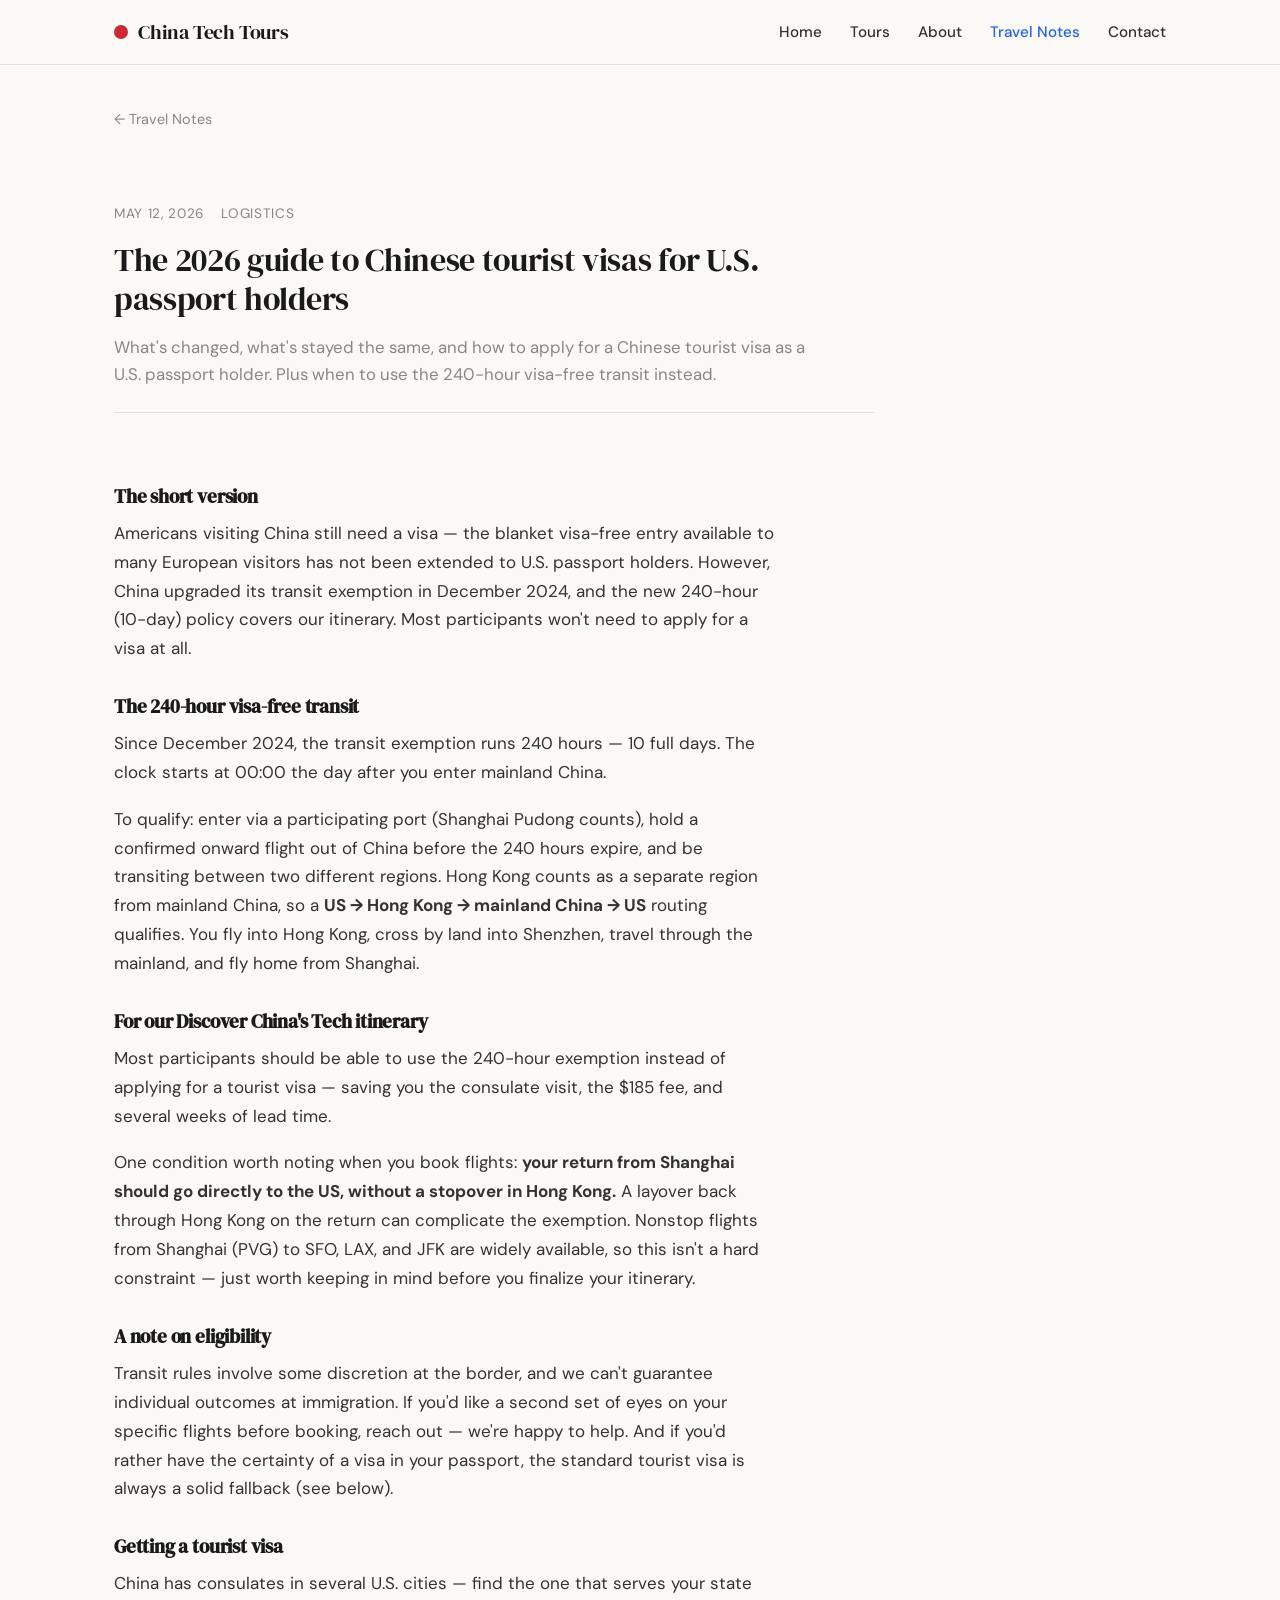
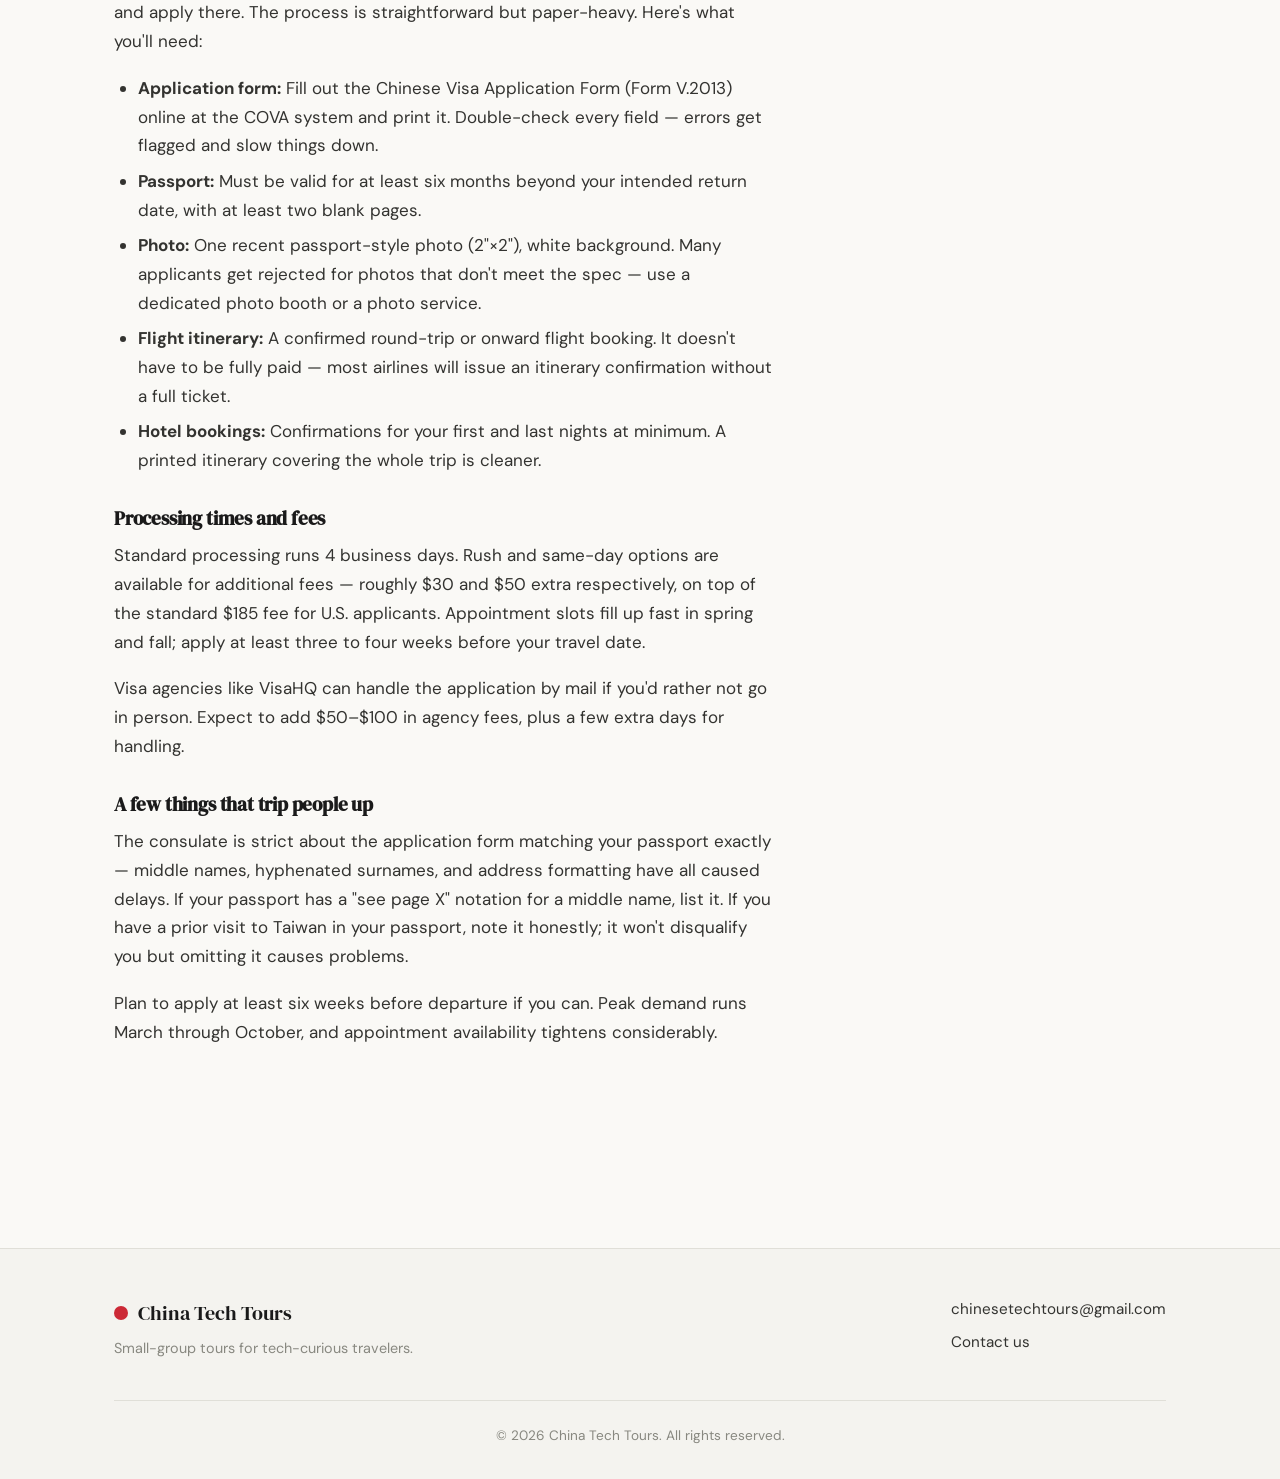
<file: notes-visas.html>
<!DOCTYPE html>
<html lang="en">
<head>
  <meta charset="UTF-8" />
  <meta name="viewport" content="width=device-width, initial-scale=1.0" />
  <title>The 2026 guide to Chinese tourist visas for U.S. passport holders — China Tech Tours</title>
  <meta name="description" content="What's changed, what's stayed the same, and how to apply for a Chinese tourist visa as a U.S. passport holder. Plus when to use the 240-hour visa-free transit instead." />
  <link rel="preconnect" href="https://fonts.googleapis.com" />
  <link rel="preconnect" href="https://fonts.gstatic.com" crossorigin />
  <link href="https://fonts.googleapis.com/css2?family=DM+Sans:wght@400;500;700&family=DM+Serif+Display&display=swap" rel="stylesheet" />
  <link rel="stylesheet" href="style.css" />
</head>
<body>
  <nav class="nav">
    <div class="nav-inner">
      <a href="index.html" class="nav-brand">China Tech Tours</a>
      <button class="nav-toggle" aria-label="Toggle menu" onclick="document.getElementById('navLinks').classList.toggle('open')">☰</button>
      <ul class="nav-links" id="navLinks">
        <li><a href="index.html">Home</a></li>
        <li><a href="tours.html">Tours</a></li>
        <li><a href="about.html">About</a></li>
        <li><a href="travel-notes.html" class="active">Travel Notes</a></li>
        <li><a href="contact.html">Contact</a></li>
      </ul>
    </div>
  </nav>

  <section class="section" style="padding-top: 2.5rem;">
    <div class="container">
      <a href="travel-notes.html" class="article-back">← Travel Notes</a>

      <div class="article-header">
        <div class="note-meta">
          <span>May 12, 2026</span><span>Logistics</span>
        </div>
        <h1>The 2026 guide to Chinese tourist visas for U.S. passport holders</h1>
        <p class="article-subtitle">What's changed, what's stayed the same, and how to apply for a Chinese tourist visa as a U.S. passport holder. Plus when to use the 240-hour visa-free transit instead.</p>
      </div>

      <div class="article-body">
        <h2>The short version</h2>
        <p>Americans visiting China still need a visa — the blanket visa-free entry available to many European visitors has not been extended to U.S. passport holders. However, China upgraded its transit exemption in December 2024, and the new 240-hour (10-day) policy covers our itinerary. Most participants won't need to apply for a visa at all.</p>

        <h2>The 240-hour visa-free transit</h2>
        <p>Since December 2024, the transit exemption runs 240 hours — 10 full days. The clock starts at 00:00 the day after you enter mainland China.</p>
        <p>To qualify: enter via a participating port (Shanghai Pudong counts), hold a confirmed onward flight out of China before the 240 hours expire, and be transiting between two different regions. Hong Kong counts as a separate region from mainland China, so a <strong>US → Hong Kong → mainland China → US</strong> routing qualifies. You fly into Hong Kong, cross by land into Shenzhen, travel through the mainland, and fly home from Shanghai.</p>

        <h2>For our Discover China's Tech itinerary</h2>
        <p>Most participants should be able to use the 240-hour exemption instead of applying for a tourist visa — saving you the consulate visit, the $185 fee, and several weeks of lead time.</p>
        <p>One condition worth noting when you book flights: <strong>your return from Shanghai should go directly to the US, without a stopover in Hong Kong.</strong> A layover back through Hong Kong on the return can complicate the exemption. Nonstop flights from Shanghai (PVG) to SFO, LAX, and JFK are widely available, so this isn't a hard constraint — just worth keeping in mind before you finalize your itinerary.</p>

        <h2>A note on eligibility</h2>
        <p>Transit rules involve some discretion at the border, and we can't guarantee individual outcomes at immigration. If you'd like a second set of eyes on your specific flights before booking, reach out — we're happy to help. And if you'd rather have the certainty of a visa in your passport, the standard tourist visa is always a solid fallback (see below).</p>

        <h2>Getting a tourist visa</h2>
        <p>China has consulates in several U.S. cities — find the one that serves your state and apply there. The process is straightforward but paper-heavy. Here's what you'll need:</p>
        <ul>
          <li><strong>Application form:</strong> Fill out the Chinese Visa Application Form (Form V.2013) online at the COVA system and print it. Double-check every field — errors get flagged and slow things down.</li>
          <li><strong>Passport:</strong> Must be valid for at least six months beyond your intended return date, with at least two blank pages.</li>
          <li><strong>Photo:</strong> One recent passport-style photo (2"×2"), white background. Many applicants get rejected for photos that don't meet the spec — use a dedicated photo booth or a photo service.</li>
          <li><strong>Flight itinerary:</strong> A confirmed round-trip or onward flight booking. It doesn't have to be fully paid — most airlines will issue an itinerary confirmation without a full ticket.</li>
          <li><strong>Hotel bookings:</strong> Confirmations for your first and last nights at minimum. A printed itinerary covering the whole trip is cleaner.</li>
        </ul>

        <h2>Processing times and fees</h2>
        <p>Standard processing runs 4 business days. Rush and same-day options are available for additional fees — roughly $30 and $50 extra respectively, on top of the standard $185 fee for U.S. applicants. Appointment slots fill up fast in spring and fall; apply at least three to four weeks before your travel date.</p>
        <p>Visa agencies like VisaHQ can handle the application by mail if you'd rather not go in person. Expect to add $50–$100 in agency fees, plus a few extra days for handling.</p>

        <h2>A few things that trip people up</h2>
        <p>The consulate is strict about the application form matching your passport exactly — middle names, hyphenated surnames, and address formatting have all caused delays. If your passport has a "see page X" notation for a middle name, list it. If you have a prior visit to Taiwan in your passport, note it honestly; it won't disqualify you but omitting it causes problems.</p>
        <p>Plan to apply at least six weeks before departure if you can. Peak demand runs March through October, and appointment availability tightens considerably.</p>
      </div>
    </div>
  </section>

  <footer class="footer">
    <div class="container">
      <div class="footer-inner">
        <div>
          <div class="footer-brand">China Tech Tours</div>
          <p class="footer-tag">Small-group tours for tech-curious travelers.</p>
        </div>
        <div class="footer-links">
          <a href="mailto:chinesetechtours@gmail.com">chinesetechtours@gmail.com</a>
          <a href="contact.html">Contact us</a>
        </div>
      </div>
      <div class="footer-copy">© 2026 China Tech Tours. All rights reserved.</div>
    </div>
  </footer>
</body>
</html>
</file>
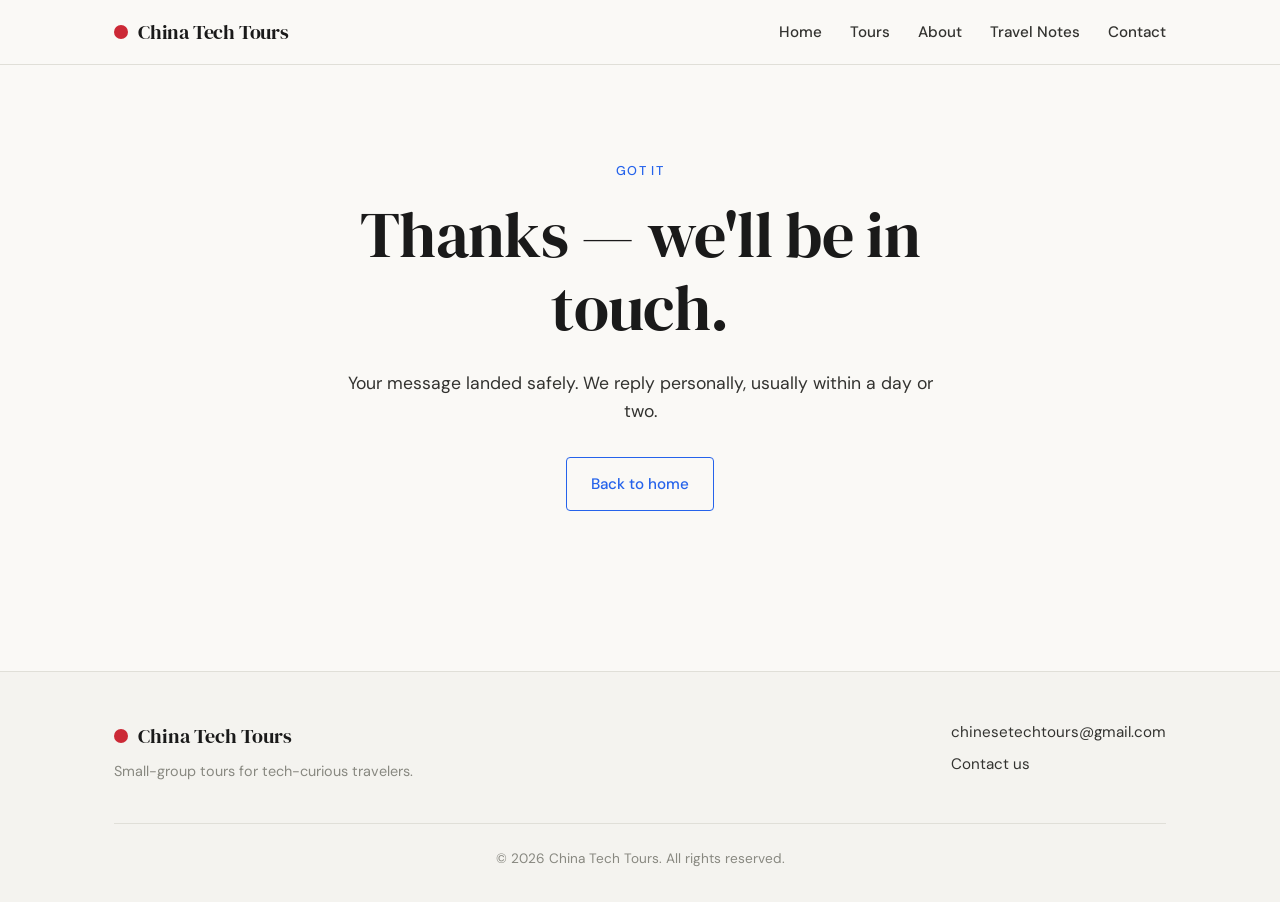
<file: thank-you.html>
<!DOCTYPE html>
<html lang="en">
<head>
  <meta charset="UTF-8" />
  <meta name="viewport" content="width=device-width, initial-scale=1.0" />
  <title>Thank you — China Tech Tours</title>
  <link rel="preconnect" href="https://fonts.googleapis.com" />
  <link rel="preconnect" href="https://fonts.gstatic.com" crossorigin />
  <link href="https://fonts.googleapis.com/css2?family=DM+Sans:wght@400;500;700&family=DM+Serif+Display&display=swap" rel="stylesheet" />
  <link rel="stylesheet" href="style.css" />
</head>
<body>
  <nav class="nav">
    <div class="nav-inner">
      <a href="index.html" class="nav-brand">China Tech Tours</a>
      <button class="nav-toggle" aria-label="Toggle menu" onclick="document.getElementById('navLinks').classList.toggle('open')">☰</button>
      <ul class="nav-links" id="navLinks">
        <li><a href="index.html">Home</a></li>
        <li><a href="tours.html">Tours</a></li>
        <li><a href="about.html">About</a></li>
        <li><a href="travel-notes.html">Travel Notes</a></li>
        <li><a href="contact.html">Contact</a></li>
      </ul>
    </div>
  </nav>

  <section class="section" style="padding-top: 6rem;">
    <div class="container" style="max-width: 640px; text-align: center;">
      <span class="eyebrow">Got it</span>
      <h1 style="margin: 1rem 0 1.5rem;">Thanks — we'll be in touch.</h1>
      <p style="font-size: 1.1rem; color: var(--ink-soft);">
        Your message landed safely. We reply personally, usually within a day or two.
      </p>
      <p style="margin-top: 2rem;">
        <a href="index.html" class="btn btn-outline">Back to home</a>
      </p>
    </div>
  </section>

  <footer class="footer">
    <div class="container">
      <div class="footer-inner">
        <div>
          <div class="footer-brand">China Tech Tours</div>
          <p class="footer-tag">Small-group tours for tech-curious travelers.</p>
        </div>
        <div class="footer-links">
          <a href="mailto:chinesetechtours@gmail.com">chinesetechtours@gmail.com</a>
          <a href="contact.html">Contact us</a>
        </div>
      </div>
      <div class="footer-copy">© 2026 China Tech Tours. All rights reserved.</div>
    </div>
  </footer>
</body>
</html>
</file>
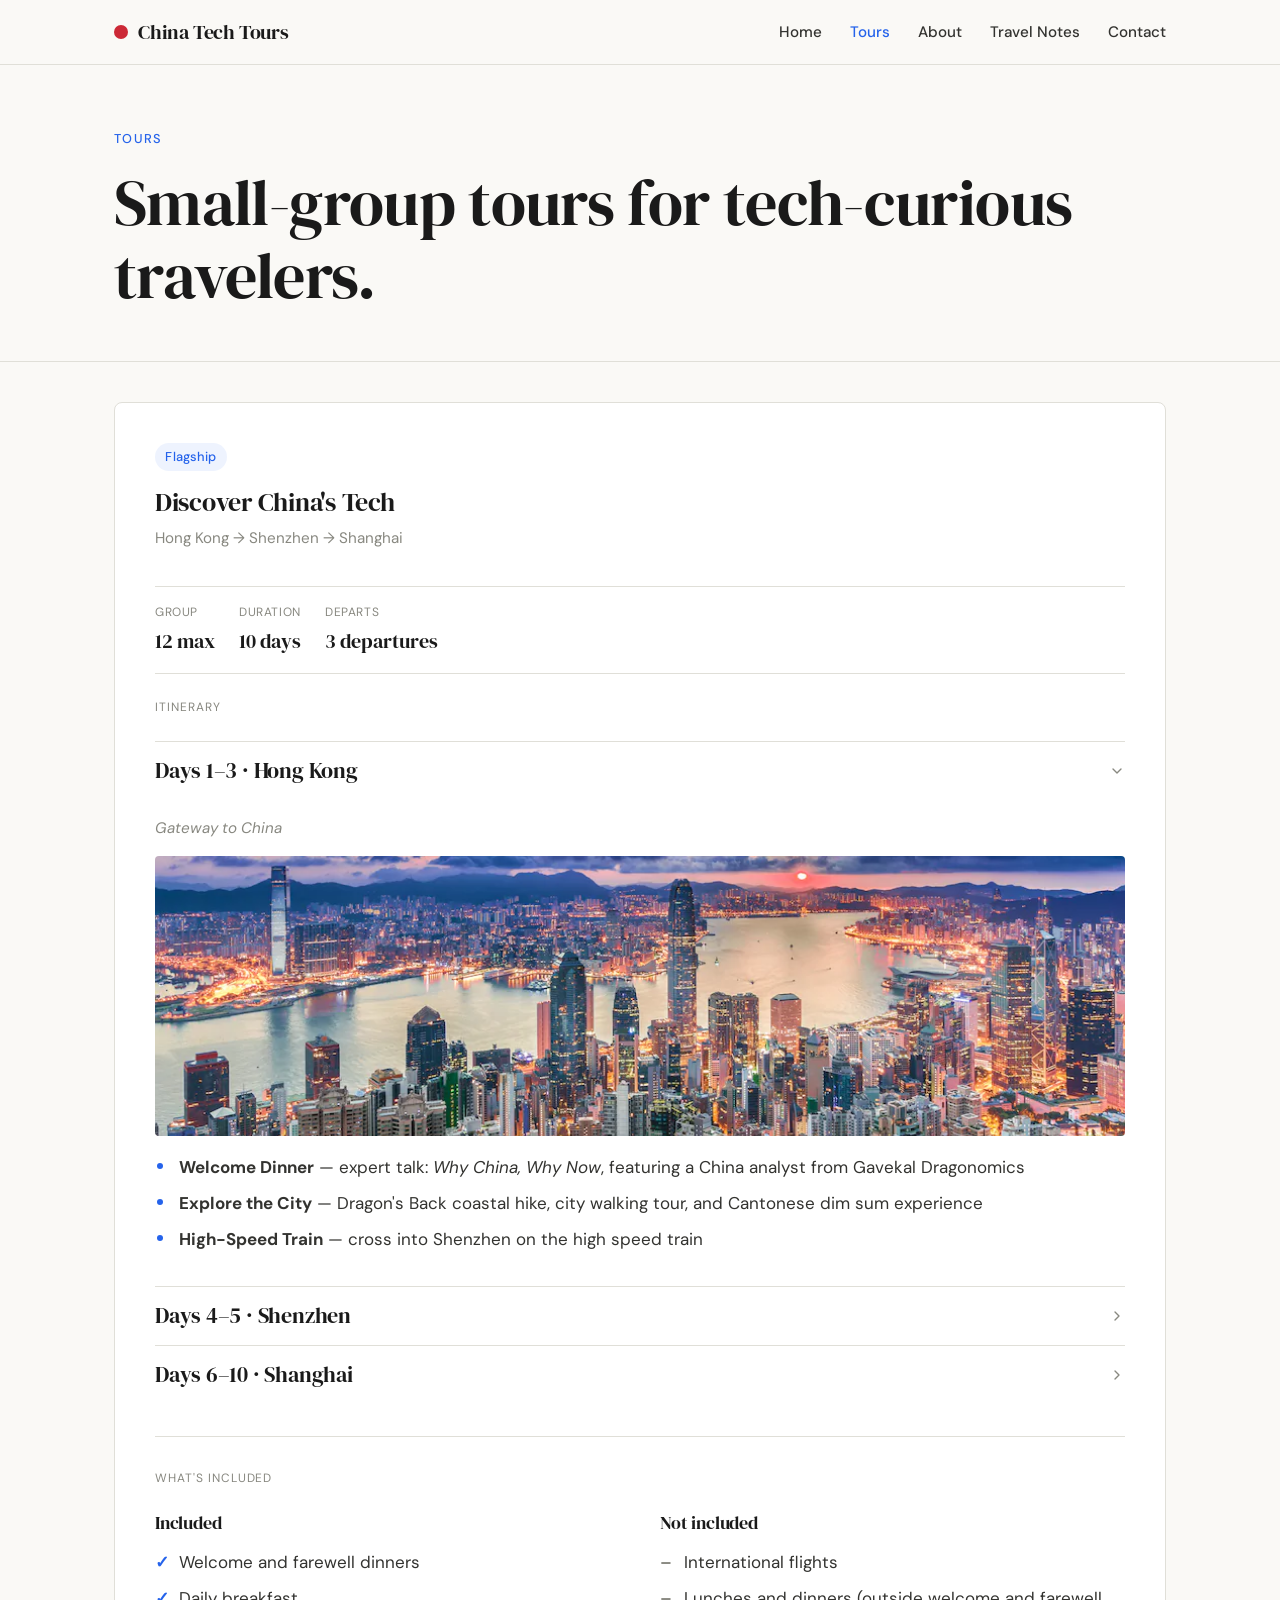
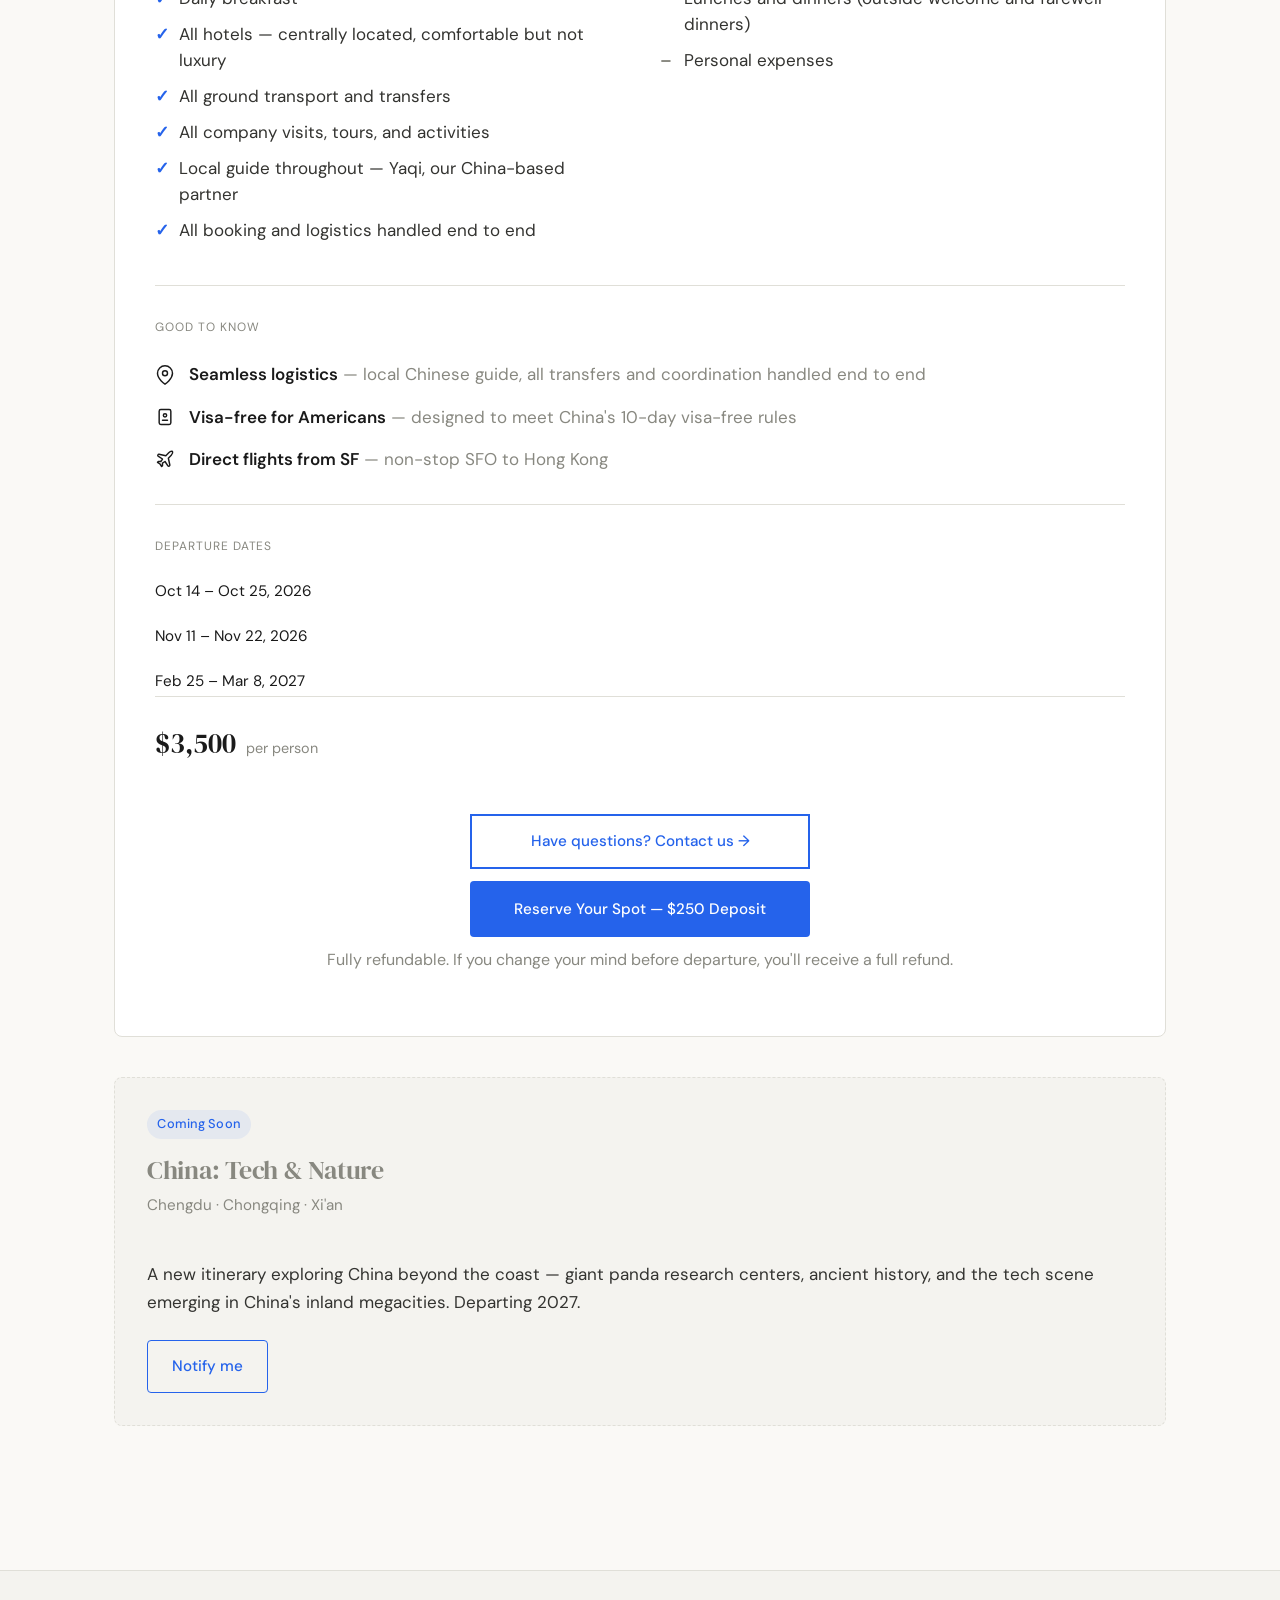
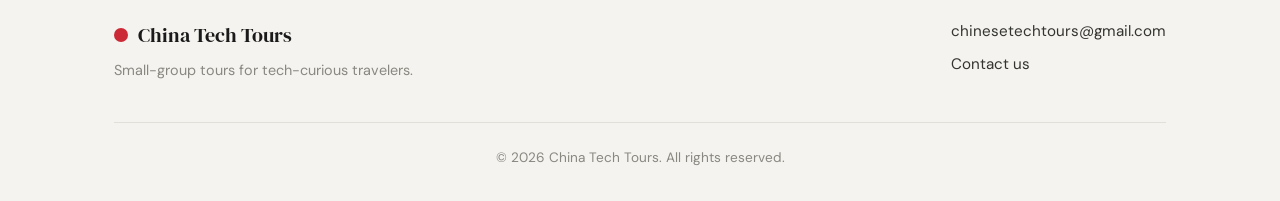
<file: tours.html>
<!DOCTYPE html>
<html lang="en">
<head>
  <meta charset="UTF-8" />
  <meta name="viewport" content="width=device-width, initial-scale=1.0" />
  <title>Tours — China Tech Tours</title>
  <meta name="description" content="A ten-day immersive tech tour through Hong Kong, Shenzhen, and Shanghai." />
  <link rel="preconnect" href="https://fonts.googleapis.com" />
  <link rel="preconnect" href="https://fonts.gstatic.com" crossorigin />
  <link href="https://fonts.googleapis.com/css2?family=DM+Sans:wght@400;500;700&family=DM+Serif+Display&display=swap" rel="stylesheet" />
  <link rel="stylesheet" href="style.css" />
</head>
<body>
  <nav class="nav">
    <div class="nav-inner">
      <a href="index.html" class="nav-brand">China Tech Tours</a>
      <button class="nav-toggle" aria-label="Toggle menu" onclick="document.getElementById('navLinks').classList.toggle('open')">☰</button>
      <ul class="nav-links" id="navLinks">
        <li><a href="index.html">Home</a></li>
        <li><a href="tours.html" class="active">Tours</a></li>
        <li><a href="about.html">About</a></li>
        <li><a href="travel-notes.html">Travel Notes</a></li>
        <li><a href="contact.html">Contact</a></li>
      </ul>
    </div>
  </nav>

  <header class="page-head">
    <div class="container">
      <span class="eyebrow">Tours</span>
      <h1>Small-group tours for tech-curious travelers.</h1>
    </div>
  </header>

  <section class="section" style="padding-top: 2.5rem;">
    <div class="container">
      <article class="tour-card tour-card-flagship">
        <span class="tag">Flagship</span>
        <h3>Discover China's Tech</h3>
        <div class="tour-route">Hong Kong → Shenzhen → Shanghai</div>

        <div class="tour-meta">
          <div class="tour-meta-item">
            <span class="label">Group</span>
            <span class="value">12 max</span>
          </div>
          <div class="tour-meta-item">
            <span class="label">Duration</span>
            <span class="value">10 days</span>
          </div>
          <div class="tour-meta-item">
            <span class="label">Departs</span>
            <span class="value">3 departures</span>
          </div>
        </div>

        <div class="tour-section">
          <span class="tour-section-label">Itinerary</span>
          <div class="itinerary">
            <div class="itinerary-day" data-open="false">
              <button class="itinerary-day-trigger" type="button" aria-expanded="false">
                <h4>Days 1–3 · Hong Kong</h4>
                <svg class="itinerary-chevron" viewBox="0 0 24 24" width="16" height="16" aria-hidden="true" focusable="false">
                  <path d="M9 6 L15 12 L9 18" fill="none" stroke="currentColor" stroke-width="2" stroke-linecap="round" stroke-linejoin="round" />
                </svg>
              </button>
              <div class="itinerary-day-panel">
                <div class="itinerary-day-panel-inner">
                  <span class="itinerary-day-sub">Gateway to China</span>
                  <img class="itinerary-day-photo" src="images/hong-kong-skyline.webp" alt="Aerial view of Hong Kong's skyline at sunset, with Victoria Harbour and Kowloon lit up in the background" />
                  <ul>
                    <li><strong>Welcome Dinner</strong> — expert talk: <em>Why China, Why Now</em>, featuring a China analyst from Gavekal Dragonomics</li>
                    <li><strong>Explore the City</strong> — Dragon's Back coastal hike, city walking tour, and Cantonese dim sum experience</li>
                    <li><strong>High-Speed Train</strong> — cross into Shenzhen on the high speed train</li>
                  </ul>
                </div>
              </div>
            </div>

            <div class="itinerary-day" data-open="false">
              <button class="itinerary-day-trigger" type="button" aria-expanded="false">
                <h4>Days 4–5 · Shenzhen</h4>
                <svg class="itinerary-chevron" viewBox="0 0 24 24" width="16" height="16" aria-hidden="true" focusable="false">
                  <path d="M9 6 L15 12 L9 18" fill="none" stroke="currentColor" stroke-width="2" stroke-linecap="round" stroke-linejoin="round" />
                </svg>
              </button>
              <div class="itinerary-day-panel">
                <div class="itinerary-day-panel-inner">
                  <span class="itinerary-day-sub">The Hardware Frontier</span>
                  <img class="itinerary-day-photo" src="images/byd-assembly.jpg" alt="Robotic arms welding a vehicle frame on BYD's EV assembly line in Shenzhen" />
                  <ul>
                    <li><strong>BYD Tour</strong> — walk the EV assembly line at BYD's factory</li>
                    <li><strong>Hardware Market</strong> — explore the world's largest electronics market in Huaqiangbei and order drone delivery coffee</li>
                  </ul>
                </div>
              </div>
            </div>

            <div class="itinerary-day" data-open="false">
              <button class="itinerary-day-trigger" type="button" aria-expanded="false">
                <h4>Days 6–10 · Shanghai</h4>
                <svg class="itinerary-chevron" viewBox="0 0 24 24" width="16" height="16" aria-hidden="true" focusable="false">
                  <path d="M9 6 L15 12 L9 18" fill="none" stroke="currentColor" stroke-width="2" stroke-linecap="round" stroke-linejoin="round" />
                </svg>
              </button>
              <div class="itinerary-day-panel">
                <div class="itinerary-day-panel-inner">
                  <span class="itinerary-day-sub">The Rise of Applied AI</span>
                  <img class="itinerary-day-photo" style="object-position: center 20%;" src="images/unitree-robot.webp" alt="Unitree humanoid robot greeting visitors at the company's headquarters, with a quadruped robot and staff in the background" />
                  <ul>
                    <li><strong>Unitree Robotics</strong> — visit HQ and interact with humanoid robots up close</li>
                    <li><strong>SenseTime</strong> — learn how China is building smart cities with AI</li>
                    <li><strong>Local Food Tour</strong> — noodles, xiaolongbao, and Shanghai street food</li>
                    <li><strong>Farewell Dinner</strong> — optional night out on Shanghai's clubbing scene</li>
                  </ul>
                </div>
              </div>
            </div>
          </div>
        </div>

        <div class="tour-section">
          <span class="tour-section-label">What's included</span>
          <div class="include-grid">
            <div class="include-col include-col-yes">
              <h4>Included</h4>
              <ul>
                <li>Welcome and farewell dinners</li>
                <li>Daily breakfast</li>
                <li>All hotels — centrally located, comfortable but not luxury</li>
                <li>All ground transport and transfers</li>
                <li>All company visits, tours, and activities</li>
                <li>Local guide throughout — Yaqi, our China-based partner</li>
                <li>All booking and logistics handled end to end</li>
              </ul>
            </div>
            <div class="include-col include-col-no">
              <h4>Not included</h4>
              <ul>
                <li>International flights</li>
                <li>Lunches and dinners (outside welcome and farewell dinners)</li>
                <li>Personal expenses</li>
              </ul>
            </div>
          </div>
        </div>

        <div class="tour-section">
          <span class="tour-section-label">Good to know</span>
          <ul class="good-to-know-list">
            <li>
              <svg class="gtk-icon" viewBox="0 0 24 24" fill="none" stroke="currentColor" stroke-width="1.75" stroke-linecap="round" stroke-linejoin="round" aria-hidden="true">
                <path d="M21 10c0 7-9 13-9 13s-9-6-9-13a9 9 0 0 1 18 0z" />
                <circle cx="12" cy="10" r="3" />
              </svg>
              <span><strong>Seamless logistics</strong> — local Chinese guide, all transfers and coordination handled end to end</span>
            </li>
            <li>
              <svg class="gtk-icon" viewBox="0 0 24 24" fill="none" stroke="currentColor" stroke-width="1.75" stroke-linecap="round" stroke-linejoin="round" aria-hidden="true">
                <rect x="5" y="3" width="14" height="18" rx="2" />
                <circle cx="12" cy="10" r="2" />
                <path d="M9 16h6" />
              </svg>
              <span><strong>Visa-free for Americans</strong> — designed to meet China's 10-day visa-free rules</span>
            </li>
            <li>
              <svg class="gtk-icon" viewBox="0 0 24 24" fill="none" stroke="currentColor" stroke-width="1.75" stroke-linecap="round" stroke-linejoin="round" aria-hidden="true">
                <path d="M17.8 19.2 16 11l3.5-3.5C21 6 21.5 4 21 3c-1-.5-3 0-4.5 1.5L13 8 4.8 6.2c-.5-.1-.9.1-1.1.5l-.3.5c-.2.5-.1 1 .3 1.3L9 12l-2 3H4l-1 1 3 2 2 3 1-1v-3l3-2 3.5 5.3c.3.4.8.5 1.3.3l.5-.2c.4-.3.6-.7.5-1.2z" />
              </svg>
              <span><strong>Direct flights from SF</strong> — non-stop SFO to Hong Kong</span>
            </li>
          </ul>
        </div>

        <div class="tour-section tour-section--no-border">
          <span class="tour-section-label">Departure dates</span>
          <ul class="departure-dates-list">
            <li>
              <span class="departure-range">Oct 14 – Oct 25, 2026</span>
            </li>
            <li>
              <span class="departure-range">Nov 11 – Nov 22, 2026</span>
            </li>
            <li>
              <span class="departure-range">Feb 25 – Mar 8, 2027</span>
            </li>
          </ul>
        </div>

        <div style="padding-top: 1.5rem; border-top: 1px solid var(--border); display: flex; align-items: baseline; gap: 0.6rem;">
          <span style="font-family: 'DM Serif Display', Georgia, serif; font-size: 1.75rem; color: var(--ink);">$3,500</span>
          <span style="font-size: 0.9rem; color: var(--muted);">per person</span>
        </div>

        <a href="contact.html" class="btn-secondary">Have questions? Contact us →</a>
        <a href="https://buy.stripe.com/3cI9AL5aF9YG8FTeXE5J601" class="btn">Reserve Your Spot — $250 Deposit</a>
        <p class="cta-subtext">Fully refundable. If you change your mind before departure, you'll receive a full refund.</p>
      </article>

      <div class="tour-grid tour-grid-secondary">
        <article class="tour-card" style="background: var(--off-white); border-style: dashed;">
          <span class="tag">Coming Soon</span>
          <h3 style="color: var(--muted);">China: Tech &amp; Nature</h3>
          <div class="tour-route">Chengdu · Chongqing · Xi'an</div>
          <p style="margin-top: 1.5rem;">
            A new itinerary exploring China beyond the coast — giant panda research centers, ancient history, and
            the tech scene emerging in China's inland megacities. Departing 2027.
          </p>
          <a href="contact.html" class="btn btn-outline">Notify me</a>
        </article>
      </div>
    </div>
  </section>

  <footer class="footer">
    <div class="container">
      <div class="footer-inner">
        <div>
          <div class="footer-brand">China Tech Tours</div>
          <p class="footer-tag">Small-group tours for tech-curious travelers.</p>
        </div>
        <div class="footer-links">
          <a href="mailto:chinesetechtours@gmail.com">chinesetechtours@gmail.com</a>
          <a href="contact.html">Contact us</a>
        </div>
      </div>
      <div class="footer-copy">© 2026 China Tech Tours. All rights reserved.</div>
    </div>
  </footer>

  <script>
    (function () {
      var items = document.querySelectorAll('.itinerary .itinerary-day');
      if (!items.length) return;

      function setOpen(item, open) {
        var trigger = item.querySelector('.itinerary-day-trigger');
        var panel = item.querySelector('.itinerary-day-panel');
        var inner = panel && panel.querySelector('.itinerary-day-panel-inner');
        if (!trigger || !panel || !inner) return;
        if (open) {
          item.setAttribute('data-open', 'true');
          trigger.setAttribute('aria-expanded', 'true');
          panel.style.maxHeight = inner.scrollHeight + 'px';
        } else {
          item.setAttribute('data-open', 'false');
          trigger.setAttribute('aria-expanded', 'false');
          panel.style.maxHeight = '0';
        }
      }

      items.forEach(function (item) {
        var trigger = item.querySelector('.itinerary-day-trigger');
        if (!trigger) return;
        trigger.addEventListener('click', function () {
          var wasOpen = item.getAttribute('data-open') === 'true';
          items.forEach(function (other) { setOpen(other, false); });
          if (!wasOpen) setOpen(item, true);
        });
      });

      setOpen(items[0], true);

      window.addEventListener('resize', function () {
        items.forEach(function (item) {
          if (item.getAttribute('data-open') === 'true') {
            var panel = item.querySelector('.itinerary-day-panel');
            var inner = panel && panel.querySelector('.itinerary-day-panel-inner');
            if (panel && inner) panel.style.maxHeight = inner.scrollHeight + 'px';
          }
        });
      });
    })();
  </script>
</body>
</html>
</file>
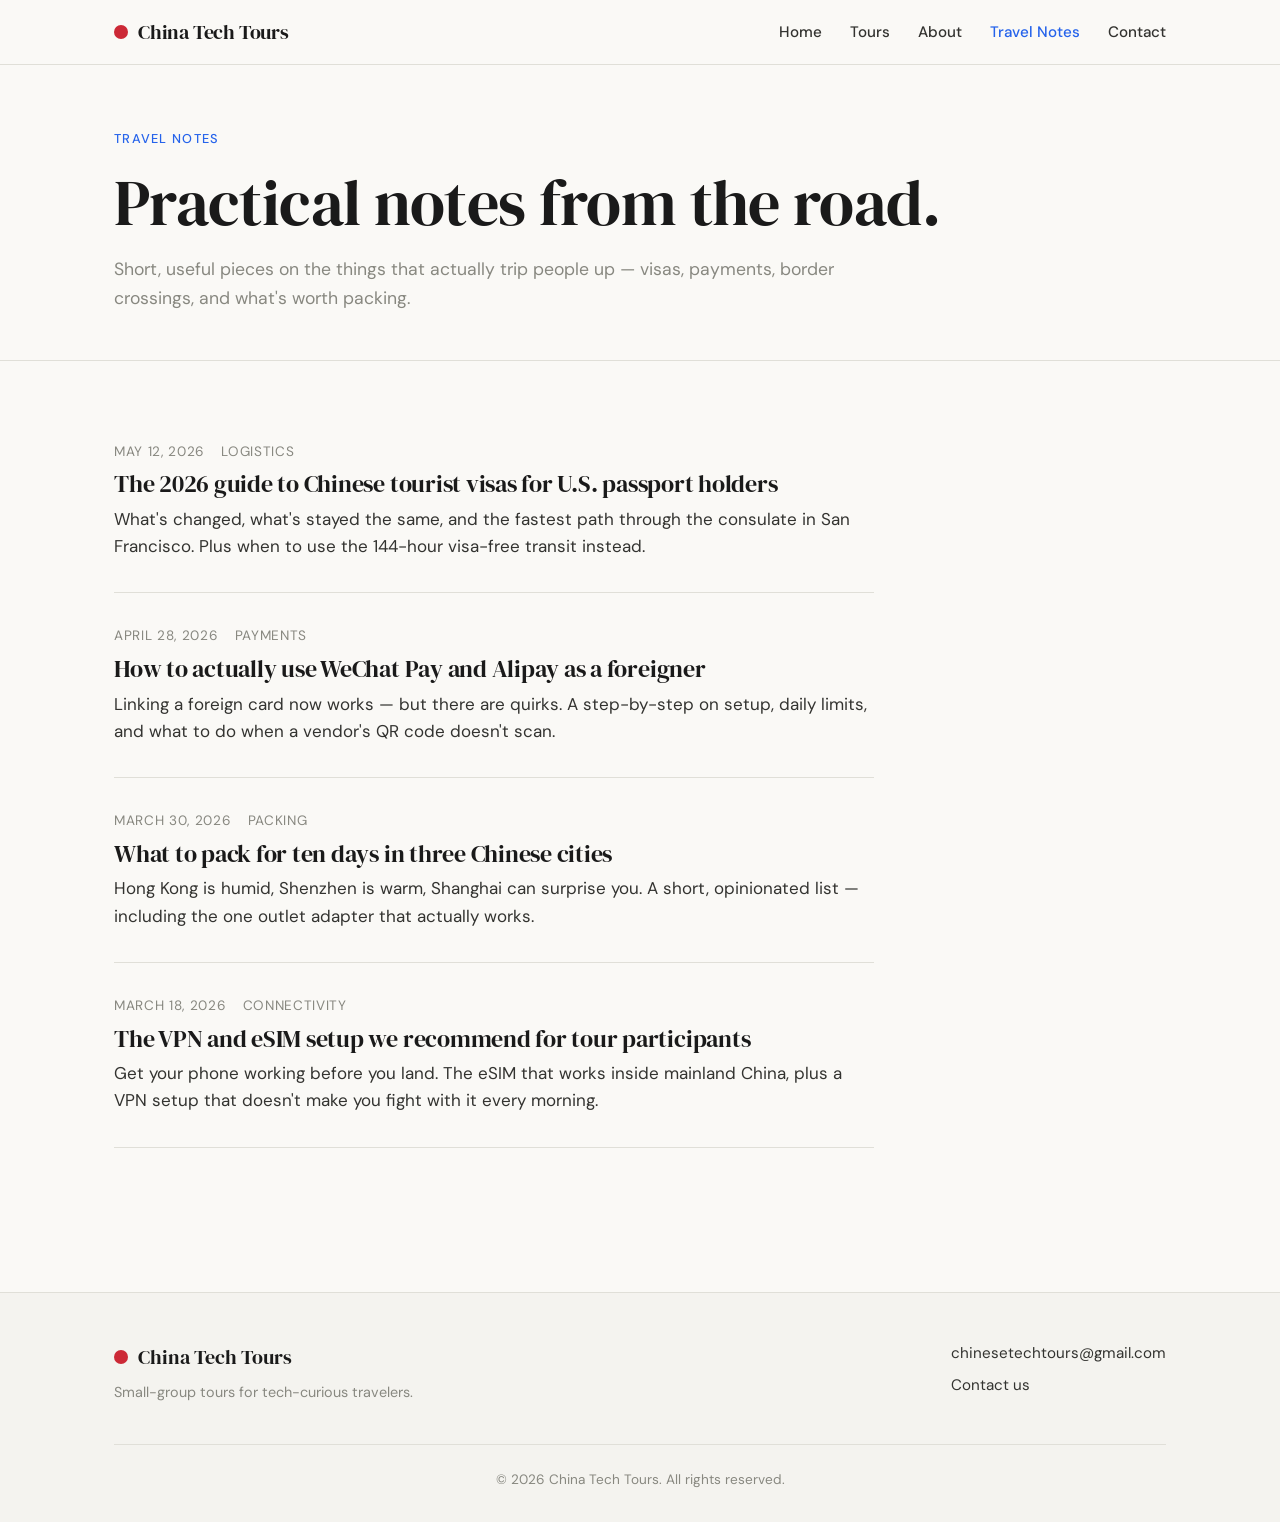
<file: travel-notes.html>
<!DOCTYPE html>
<html lang="en">
<head>
  <meta charset="UTF-8" />
  <meta name="viewport" content="width=device-width, initial-scale=1.0" />
  <title>Travel Notes — China Tech Tours</title>
  <meta name="description" content="Practical notes on traveling to China — visas, WeChat Pay, crossing the border, what to pack." />
  <link rel="preconnect" href="https://fonts.googleapis.com" />
  <link rel="preconnect" href="https://fonts.gstatic.com" crossorigin />
  <link href="https://fonts.googleapis.com/css2?family=DM+Sans:wght@400;500;700&family=DM+Serif+Display&display=swap" rel="stylesheet" />
  <link rel="stylesheet" href="style.css" />
</head>
<body>
  <nav class="nav">
    <div class="nav-inner">
      <a href="index.html" class="nav-brand">China Tech Tours</a>
      <button class="nav-toggle" aria-label="Toggle menu" onclick="document.getElementById('navLinks').classList.toggle('open')">☰</button>
      <ul class="nav-links" id="navLinks">
        <li><a href="index.html">Home</a></li>
        <li><a href="tours.html">Tours</a></li>
        <li><a href="about.html">About</a></li>
        <li><a href="travel-notes.html" class="active">Travel Notes</a></li>
        <li><a href="contact.html">Contact</a></li>
      </ul>
    </div>
  </nav>

  <header class="page-head">
    <div class="container">
      <span class="eyebrow">Travel Notes</span>
      <h1>Practical notes from the road.</h1>
      <p>
        Short, useful pieces on the things that actually trip people up — visas, payments, border crossings,
        and what's worth packing.
      </p>
    </div>
  </header>

  <section class="section">
    <div class="container">
      <div class="notes-list" style="max-width: 760px;">
        <a href="notes-visas.html" class="note-card">
          <div class="note-meta">
            <span>May 12, 2026</span><span>Logistics</span>
          </div>
          <h3>The 2026 guide to Chinese tourist visas for U.S. passport holders</h3>
          <p>
            What's changed, what's stayed the same, and the fastest path through the consulate in San Francisco.
            Plus when to use the 144-hour visa-free transit instead.
          </p>
        </a>

        <a href="notes-payments.html" class="note-card">
          <div class="note-meta">
            <span>April 28, 2026</span><span>Payments</span>
          </div>
          <h3>How to actually use WeChat Pay and Alipay as a foreigner</h3>
          <p>
            Linking a foreign card now works — but there are quirks. A step-by-step on setup, daily limits,
            and what to do when a vendor's QR code doesn't scan.
          </p>
        </a>

<a href="notes-packing.html" class="note-card">
          <div class="note-meta">
            <span>March 30, 2026</span><span>Packing</span>
          </div>
          <h3>What to pack for ten days in three Chinese cities</h3>
          <p>
            Hong Kong is humid, Shenzhen is warm, Shanghai can surprise you. A short, opinionated list —
            including the one outlet adapter that actually works.
          </p>
        </a>

        <a href="notes-connectivity.html" class="note-card">
          <div class="note-meta">
            <span>March 18, 2026</span><span>Connectivity</span>
          </div>
          <h3>The VPN and eSIM setup we recommend for tour participants</h3>
          <p>
            Get your phone working before you land. The eSIM that works inside mainland China, plus a VPN
            setup that doesn't make you fight with it every morning.
          </p>
        </a>
      </div>
    </div>
  </section>

  <footer class="footer">
    <div class="container">
      <div class="footer-inner">
        <div>
          <div class="footer-brand">China Tech Tours</div>
          <p class="footer-tag">Small-group tours for tech-curious travelers.</p>
        </div>
        <div class="footer-links">
          <a href="mailto:chinesetechtours@gmail.com">chinesetechtours@gmail.com</a>
          <a href="contact.html">Contact us</a>
        </div>
      </div>
      <div class="footer-copy">© 2026 China Tech Tours. All rights reserved.</div>
    </div>
  </footer>
</body>
</html>
</file>
<file: style.css>
/* China Tech Tours — shared styles (mobile-first) */

:root {
  --cream: #faf9f6;
  --off-white: #f4f3ef;
  --blue: #2563EB;
  --blue-hover: #1d4ed8;
  --border: #e0dfd8;
  --muted: #888880;
  --ink: #1a1a1a;
  --ink-soft: #333330;
  --max: 1100px;
}

* { box-sizing: border-box; margin: 0; padding: 0; }

html { scroll-behavior: smooth; }

body {
  font-family: 'DM Sans', -apple-system, BlinkMacSystemFont, sans-serif;
  background: var(--cream);
  color: var(--ink);
  line-height: 1.6;
  font-size: 17px;
  -webkit-font-smoothing: antialiased;
  -moz-osx-font-smoothing: grayscale;
}

h1, h2, h3, h4 {
  font-family: 'DM Serif Display', Georgia, serif;
  font-weight: 400;
  line-height: 1.15;
  color: var(--ink);
  letter-spacing: -0.01em;
}

h1 { font-size: clamp(2.25rem, 7vw, 4rem); }
h2 { font-size: clamp(1.6rem, 4.5vw, 2.5rem); margin-bottom: 1rem; }
h3 { font-size: 1.25rem; margin-bottom: 0.5rem; }

p { color: var(--ink-soft); margin-bottom: 1rem; }

a { color: var(--blue); text-decoration: none; transition: color 0.15s ease; }
a:hover { color: var(--blue-hover); }

img { max-width: 100%; display: block; }

/* Layout */
.container {
  max-width: var(--max);
  margin: 0 auto;
  padding: 0 1rem;
}

.section {
  padding: 3.5rem 0;
}

.section-tight {
  padding: 2.5rem 0;
}

/* Navigation — mobile: hamburger */
.nav {
  position: sticky;
  top: 0;
  background: rgba(250, 249, 246, 0.95);
  backdrop-filter: saturate(180%) blur(10px);
  -webkit-backdrop-filter: saturate(180%) blur(10px);
  border-bottom: 1px solid var(--border);
  z-index: 100;
}

.nav-inner {
  max-width: var(--max);
  margin: 0 auto;
  padding: 0.75rem 1rem;
  display: flex;
  align-items: center;
  justify-content: space-between;
  gap: 1rem;
}

.nav-brand {
  font-family: 'DM Serif Display', Georgia, serif;
  font-size: 1.25rem;
  color: var(--ink);
  letter-spacing: -0.01em;
  display: inline-flex;
  align-items: center;
  gap: 10px;
}

.nav-brand::before {
  content: '';
  display: block;
  width: 14px;
  height: 14px;
  border-radius: 50%;
  background: #CC2936;
  flex-shrink: 0;
}

.nav-brand:hover { color: var(--ink); }

.nav-links {
  display: none;
  position: absolute;
  top: 100%;
  left: 0;
  right: 0;
  background: var(--cream);
  border-bottom: 1px solid var(--border);
  flex-direction: column;
  list-style: none;
  padding: 0.5rem 1rem 1rem;
  gap: 0.25rem;
}

.nav-links.open { display: flex; }

.nav-links a {
  display: flex;
  align-items: center;
  min-height: 44px;
  padding: 0.5rem 0;
  color: var(--ink-soft);
  font-size: 1rem;
  font-weight: 500;
}

.nav-links a:hover,
.nav-links a.active {
  color: var(--blue);
}

.nav-toggle {
  display: flex;
  align-items: center;
  justify-content: center;
  min-width: 44px;
  min-height: 44px;
  background: none;
  border: none;
  cursor: pointer;
  color: var(--ink);
  font-size: 1.4rem;
}

/* Hero */
.hero {
  padding: 1.5rem 0 1.5rem;
  text-align: left;
}

.hero h1 {
  margin-bottom: 1rem;
  max-width: 18ch;
}

.hero-lead {
  font-size: 1.05rem;
  max-width: 60ch;
  color: var(--ink-soft);
  margin-bottom: 1.5rem;
}

.hero-photo {
  padding: 0 1rem;
  margin: 2rem 0;
}

.hero-grid {
  display: grid;
  grid-template-columns: repeat(3, 1fr);
  gap: 6px;
}

.hero-grid img {
  display: block;
  width: 100%;
  height: 560px;
  object-fit: cover;
  object-position: center;
}

.hero-photo-mobile {
  display: none;
  width: 100%;
  height: 560px;
  object-fit: cover;
  object-position: center;
}

@media (max-width: 768px) {
  .hero-grid {
    display: none;
  }

  .hero-photo-mobile {
    display: block;
  }
}

/* Buttons */
.btn {
  display: inline-flex;
  align-items: center;
  justify-content: center;
  width: 100%;
  min-height: 44px;
  padding: 0.85rem 1.5rem;
  background: var(--blue);
  color: #fff;
  border: none;
  border-radius: 4px;
  font-family: inherit;
  font-size: 1rem;
  font-weight: 500;
  text-align: center;
  cursor: pointer;
  transition: background 0.15s ease;
}

.btn:hover {
  background: var(--blue-hover);
  color: #fff;
}

.btn-outline {
  background: transparent;
  color: var(--blue);
  border: 1px solid var(--blue);
}

.btn-outline:hover {
  background: var(--blue);
  color: #fff;
}

.cta-subtext {
  margin-top: 10px;
  text-align: center;
  font-size: 1rem;
  color: var(--muted);
}

.cta-secondary-link {
  display: block;
  margin-top: 14px;
  text-align: center;
  font-size: 0.9rem;
  color: var(--muted);
}

.btn-secondary {
  display: inline-block;
  margin-top: 2rem;
  border: 2px solid var(--blue);
  color: var(--blue);
  background: transparent;
  padding: 0.85rem 1.5rem;
  font-size: 1rem;
  font-weight: 500;
  text-decoration: none;
  text-align: center;
  cursor: pointer;
}

.btn-secondary:hover {
  background: var(--blue);
  color: white;
}

/* Tags */
.tag {
  display: inline-block;
  padding: 0.25rem 0.65rem;
  background: rgba(37, 99, 235, 0.08);
  color: var(--blue);
  border-radius: 999px;
  font-size: 0.8rem;
  font-weight: 500;
  letter-spacing: 0.01em;
}

/* Tour card */
.tour-grid {
  display: grid;
  grid-template-columns: 1fr;
  gap: 1.25rem;
  margin-top: 2rem;
}

.tour-card {
  background: #fff;
  border: 1px solid var(--border);
  border-radius: 8px;
  padding: 1.5rem;
  display: flex;
  flex-direction: column;
  transition: border-color 0.2s ease, transform 0.2s ease;
}

.tour-card:hover {
  border-color: #c8c7c0;
  transform: translateY(-2px);
}

.tour-card .tag { margin-bottom: 1rem; align-self: flex-start; }

.tour-card h3 {
  font-size: 1.5rem;
  margin-bottom: 0.5rem;
}

.tour-route {
  color: var(--muted);
  font-size: 0.95rem;
  margin-bottom: 1.25rem;
}

.tour-meta {
  display: flex;
  flex-wrap: wrap;
  gap: 1rem 1.5rem;
  padding: 1rem 0;
  border-top: 1px solid var(--border);
  border-bottom: 1px solid var(--border);
  margin: 1rem 0 1.5rem;
}

.tour-meta-item .label {
  display: block;
  font-size: 0.75rem;
  color: var(--muted);
  text-transform: uppercase;
  letter-spacing: 0.05em;
  margin-bottom: 0.15rem;
}

.tour-meta-item .value {
  font-family: 'DM Serif Display', Georgia, serif;
  font-size: 1.15rem;
  color: var(--ink);
}

.tour-card p {
  margin-bottom: 1.5rem;
  flex-grow: 1;
}

/* Flagship tour card — expanded layout */
.tour-card-flagship {
  padding: 1.75rem;
}

.tour-grid-secondary {
  margin-top: 1.5rem;
}

.tour-section {
  margin-top: 2rem;
  padding-top: 2rem;
  border-top: 1px solid var(--border);
}

.tour-section--no-border {
  border-top: 1px solid var(--border);
  margin-bottom: -1rem;
}

.tour-meta + .tour-section {
  margin-top: 0;
  padding-top: 0;
  border-top: none;
}

.tour-section-label {
  display: block;
  font-size: 0.75rem;
  color: var(--muted);
  text-transform: uppercase;
  letter-spacing: 0.08em;
  margin-bottom: 1.5rem;
}

.itinerary {
  display: flex;
  flex-direction: column;
  gap: 0;
}

.itinerary-day {
  border-top: 1px solid var(--border);
}

.itinerary-day-trigger {
  display: flex;
  align-items: center;
  justify-content: space-between;
  gap: 1rem;
  width: 100%;
  min-height: 48px;
  padding: 1rem 0;
  background: none;
  border: none;
  cursor: pointer;
  text-align: left;
  font-family: inherit;
  color: var(--ink);
}

.itinerary-day-trigger h4 {
  font-family: 'DM Serif Display', Georgia, serif;
  font-size: 1.2rem;
  color: var(--ink);
  margin: 0;
  line-height: 1.2;
}

.itinerary-chevron {
  flex-shrink: 0;
  color: var(--muted);
  transition: transform 300ms ease;
}

.itinerary-day[data-open="true"] .itinerary-chevron {
  transform: rotate(90deg);
}

.itinerary-day-panel {
  overflow: hidden;
  max-height: 0;
  transition: max-height 300ms ease;
}

.itinerary-day-panel-inner {
  padding-top: 1rem;
  padding-bottom: 1.5rem;
}

.itinerary-day-sub {
  display: block;
  color: var(--muted);
  font-size: 0.95rem;
  font-style: italic;
  margin-bottom: 1rem;
}

.itinerary-day-photo {
  display: block;
  width: 100%;
  height: 220px;
  object-fit: cover;
  object-position: center;
  border-radius: 4px;
  margin-bottom: 1.125rem;
}

.itinerary-day ul,
.include-col ul,
.good-to-know-list {
  list-style: none;
  padding: 0;
  margin: 0;
}

.tour-section--no-border .tour-section-label {
  margin-bottom: 0.75rem;
}

.departure-dates-list {
  list-style: none;
  padding: 0;
  margin: 0 0 0.5rem;
  display: flex;
  flex-direction: column;
  gap: 0;
}

.departure-dates-list li {
  display: flex;
  justify-content: space-between;
  align-items: baseline;
  padding: 0.65rem 0;
}


.departure-range {
  font-size: 0.95rem;
  color: var(--ink);
}

.departure-sfo {
  font-size: 0.85rem;
  color: var(--muted);
}

.itinerary-day ul li,
.include-col ul li {
  position: relative;
  padding-left: 1.5rem;
  color: var(--ink-soft);
  margin-bottom: 0.6rem;
  line-height: 1.55;
}

.itinerary-day ul li::before {
  content: "";
  position: absolute;
  left: 0.15rem;
  top: 0.55rem;
  width: 6px;
  height: 6px;
  border-radius: 50%;
  background: var(--blue);
}

.include-grid {
  display: grid;
  grid-template-columns: 1fr;
  gap: 1.5rem;
}

.include-col h4 {
  font-family: 'DM Serif Display', Georgia, serif;
  font-size: 1.1rem;
  color: var(--ink);
  margin: 0 0 1rem;
}

.include-col-yes ul li::before {
  content: "✓";
  position: absolute;
  left: 0;
  top: 0;
  color: var(--blue);
  font-weight: 700;
  line-height: 1.55;
}

.include-col-no ul li::before {
  content: "–";
  position: absolute;
  left: 0;
  top: 0;
  color: var(--muted);
  font-weight: 700;
  line-height: 1.55;
}

.good-to-know-list {
  display: flex;
  flex-direction: column;
  gap: 1rem;
}

.good-to-know-list li {
  display: flex;
  align-items: flex-start;
  gap: 0.85rem;
  color: var(--muted);
  line-height: 1.55;
}

.good-to-know-list li strong {
  color: var(--ink);
  font-weight: 600;
}

.gtk-icon {
  flex-shrink: 0;
  width: 20px;
  height: 20px;
  color: var(--ink);
  margin-top: 0.2rem;
}

.tour-card-flagship .btn {
  margin-top: 0.75rem;
  border: 2px solid transparent;
}

/* Featured tour (home) */
.featured {
  background: #fff;
  border: 1px solid var(--border);
  border-radius: 8px;
  padding: 1.5rem;
  display: grid;
  grid-template-columns: 1fr;
  gap: 1.5rem;
  align-items: center;
}

.featured-content h2 { margin-bottom: 1rem; }

.featured-list {
  list-style: none;
  margin: 1.5rem 0;
}

.featured-list li {
  padding: 0.75rem 0;
  border-bottom: 1px solid var(--border);
  display: flex;
  flex-direction: column;
  gap: 0.25rem;
  font-size: 0.95rem;
}

.featured-list li:last-child { border-bottom: none; }

.featured-list .key {
  color: var(--muted);
  text-transform: uppercase;
  font-size: 0.75rem;
  letter-spacing: 0.05em;
}

.featured-list .val {
  color: var(--ink);
  font-weight: 500;
}

/* Section headers */
.section-head {
  margin-bottom: 1.5rem;
  display: flex;
  flex-direction: column;
  align-items: flex-start;
  gap: 0.5rem;
}

.section-head p {
  color: var(--muted);
  max-width: 50ch;
  margin: 0;
}

.eyebrow {
  font-size: 0.8rem;
  color: var(--blue);
  text-transform: uppercase;
  letter-spacing: 0.1em;
  font-weight: 500;
  margin-bottom: 1rem;
  display: block;
}

/* Meet the guides */
.guides-section {
  background: var(--cream);
  padding: 4rem 1.5rem;
}

.guides-eyebrow {
  text-align: center;
  margin-bottom: 2rem;
}

.guides-grid {
  display: flex;
  flex-direction: column;
  align-items: center;
  gap: 1.5rem;
}

.guide-card {
  text-align: center;
  max-width: 280px;
}

.guide-photo {
  display: block;
  width: 100px;
  height: 100px;
  border-radius: 50%;
  object-fit: cover;
  object-position: center top;
  border: 2px solid #E5E7EB;
  margin: 0 auto 1rem;
}

.guide-name {
  font-family: 'DM Sans', -apple-system, BlinkMacSystemFont, sans-serif;
  font-size: 1.125rem;
  font-weight: 700;
  color: var(--ink);
  margin: 0 0 0.35rem;
  line-height: 1.2;
}

.guide-location {
  display: block;
  color: var(--blue);
  font-size: 0.6875rem;
  text-transform: uppercase;
  letter-spacing: 0.08em;
  font-weight: 500;
  margin-bottom: 0.5rem;
}

.guide-descriptor {
  color: var(--ink-soft);
  font-size: 0.875rem;
  margin: 0;
}

.guides-cta {
  text-align: center;
  margin-top: 2rem;
}

.guides-cta a {
  color: var(--blue);
  font-weight: 500;
}

/* Instagram embed */
.ig-section {
  background: var(--off-white);
  border-top: 1px solid var(--border);
  border-bottom: 1px solid var(--border);
}

.ig-grid {
  display: grid;
  grid-template-columns: 1fr;
  gap: 1.25rem;
  margin-top: 1.5rem;
  justify-items: center;
}

.ig-grid .instagram-media {
  margin: 0 !important;
  max-width: 100%;
  min-width: 0 !important;
  width: 100%;
}

.ig-tile {
  aspect-ratio: 1 / 1;
  background: #fff;
  border: 1px solid var(--border);
  border-radius: 6px;
  overflow: hidden;
  position: relative;
  display: flex;
  align-items: center;
  justify-content: center;
  color: var(--muted);
  font-size: 0.85rem;
  text-align: center;
  padding: 1rem;
  transition: transform 0.2s ease;
}

.ig-tile:hover { transform: scale(1.02); }

.ig-tile img {
  width: 100%;
  height: 100%;
  object-fit: cover;
}

/* Email capture */
.capture {
  background: #fff;
  border: 1px solid var(--border);
  border-radius: 8px;
  padding: 1.75rem;
  text-align: center;
}

.capture h2 { margin-bottom: 0.5rem; }
.capture p { color: var(--muted); margin-bottom: 1.5rem; }

.capture-form {
  display: flex;
  flex-direction: column;
  gap: 0.75rem;
  max-width: 460px;
  margin: 0 auto;
}

.capture-form input {
  width: 100%;
  min-height: 44px;
  padding: 0.85rem 1rem;
  border: 1px solid var(--border);
  border-radius: 4px;
  font-family: inherit;
  font-size: 1rem;
  background: var(--cream);
  color: var(--ink);
}

.capture-form input:focus {
  outline: none;
  border-color: var(--blue);
}

/* Forms */
.form {
  background: #fff;
  border: 1px solid var(--border);
  border-radius: 8px;
  padding: 1.5rem;
  max-width: 640px;
}

.form-row {
  margin-bottom: 1.25rem;
}

.form-row label {
  display: block;
  font-size: 0.9rem;
  font-weight: 500;
  margin-bottom: 0.5rem;
  color: var(--ink);
}

.form-row label .req { color: var(--blue); }

.form-row input,
.form-row select,
.form-row textarea {
  width: 100%;
  min-height: 44px;
  padding: 0.75rem 1rem;
  border: 1px solid var(--border);
  border-radius: 4px;
  font-family: inherit;
  font-size: 1rem;
  background: var(--cream);
  color: var(--ink);
  transition: border-color 0.15s ease;
}

.form-row input:focus,
.form-row select:focus,
.form-row textarea:focus {
  outline: none;
  border-color: var(--blue);
}

.form-row textarea {
  resize: vertical;
  min-height: 120px;
}

.form-success {
  background: rgba(37, 99, 235, 0.06);
  border: 1px solid var(--blue);
  border-radius: 4px;
  padding: 1rem;
  color: var(--blue);
  margin-bottom: 1.5rem;
  font-size: 0.95rem;
}

/* About */
.about-grid {
  display: grid;
  grid-template-columns: 1fr;
  gap: 2rem;
  align-items: start;
}

.about-photo {
  aspect-ratio: 1 / 1;
  max-width: 280px;
  border-radius: 4px;
  overflow: hidden;
}

.about-photo img { width: 100%; height: 100%; object-fit: cover; }

.about-content h1 { margin-bottom: 1.5rem; }
.about-content p { font-size: 1rem; margin-bottom: 1.25rem; }

.about-links {
  margin-top: 1.5rem;
  padding-top: 1.5rem;
  border-top: 1px solid var(--border);
}

.about-links a {
  display: inline-block;
  margin-right: 1.5rem;
  font-weight: 500;
}

/* Travel notes */
.notes-list {
  display: flex;
  flex-direction: column;
}

.note-card {
  display: block;
  padding: 1.5rem 0;
  border-bottom: 1px solid var(--border);
  color: var(--ink);
}

.note-card:hover { color: var(--ink); }
.note-card:hover h3 { color: var(--blue); }

.note-card:first-child { padding-top: 0; }

.note-meta {
  display: flex;
  flex-wrap: wrap;
  gap: 0.75rem 1rem;
  font-size: 0.85rem;
  color: var(--muted);
  margin-bottom: 0.5rem;
  text-transform: uppercase;
  letter-spacing: 0.05em;
}

.note-card h3 {
  font-size: 1.35rem;
  margin-bottom: 0.5rem;
  transition: color 0.15s ease;
}

.note-card p {
  color: var(--ink-soft);
  margin-bottom: 0;
  max-width: 65ch;
}

/* Page header */
.page-head {
  padding: 2.5rem 0 1.5rem;
  border-bottom: 1px solid var(--border);
}

.page-head h1 { margin-bottom: 1rem; }
.page-head p {
  font-size: 1.05rem;
  max-width: 60ch;
  color: var(--muted);
}

/* Footer — mobile: stacked, centered */
.footer {
  background: var(--off-white);
  border-top: 1px solid var(--border);
  padding: 2.5rem 0 2rem;
  margin-top: 3rem;
}

.footer-inner {
  display: flex;
  flex-direction: column;
  gap: 2rem;
  align-items: center;
  text-align: center;
}

.footer-brand {
  font-family: 'DM Serif Display', Georgia, serif;
  font-size: 1.25rem;
  margin-bottom: 0.5rem;
  color: var(--ink);
  display: inline-flex;
  align-items: center;
  gap: 10px;
}

.footer-brand::before {
  content: '';
  display: block;
  width: 14px;
  height: 14px;
  border-radius: 50%;
  background: #CC2936;
  flex-shrink: 0;
}

.footer-tag {
  color: var(--muted);
  font-size: 0.9rem;
  max-width: 32ch;
  margin: 0 auto;
}

.footer-links {
  display: flex;
  flex-direction: column;
  align-items: center;
  gap: 0.25rem;
  font-size: 0.95rem;
}

.footer-links a {
  color: var(--ink-soft);
  display: inline-flex;
  align-items: center;
  min-height: 44px;
  padding: 0.25rem 0;
}
.footer-links a:hover { color: var(--blue); }

.footer-copy {
  margin-top: 2rem;
  padding-top: 1.5rem;
  border-top: 1px solid var(--border);
  font-size: 0.85rem;
  color: var(--muted);
  text-align: center;
}

/* ---------------------------------------------------------------------
 * Desktop and up — min-width: 768px
 * --------------------------------------------------------------------- */
@media (min-width: 768px) {
  /* Layout */
  .container {
    padding: 0 1.5rem;
  }

  .section {
    padding: 5rem 0;
  }

  .section-tight {
    padding: 3rem 0;
  }

  /* Nav: full horizontal */
  .nav-inner {
    padding: 1rem 1.5rem;
    gap: 2rem;
  }

  .nav-toggle {
    display: none;
  }

  .nav-links {
    display: flex;
    position: static;
    background: transparent;
    border: none;
    flex-direction: row;
    padding: 0;
    gap: 1.75rem;
    align-items: center;
  }

  .nav-links a {
    display: inline-block;
    min-height: 0;
    padding: 0.25rem 0;
    font-size: 0.95rem;
  }

  /* Hero */
  .hero {
    padding: 6rem 0 2rem;
  }

  .hero h1 {
    margin-bottom: 1.5rem;
  }

  .hero-lead {
    font-size: 1.15rem;
    margin-bottom: 2rem;
  }

  .hero-photo {
    padding: 0;
    margin: 2.5rem 0;
  }

  /* Buttons — auto width on desktop */
  .btn {
    width: auto;
    font-size: 0.95rem;
  }

  .btn-secondary {
    display: block;
    width: 100%;
    max-width: 340px;
    margin: 3rem auto 0;
    font-size: 0.95rem;
  }

  /* Tour cards */
  .tour-grid {
    grid-template-columns: repeat(auto-fit, minmax(320px, 1fr));
    gap: 1.5rem;
    margin-top: 2.5rem;
  }

  .tour-card {
    padding: 2rem;
  }

  .tour-card .btn {
    align-self: flex-start;
  }

  .tour-card h3 {
    font-size: 1.65rem;
  }

  .tour-meta-item .value {
    font-size: 1.25rem;
  }

  /* Flagship tour card */
  .tour-card-flagship {
    padding: 2.5rem;
  }

  .tour-card-flagship .btn {
    margin-top: 0.75rem;
    align-self: center;
    width: 100%;
    max-width: 340px;
  }

  .itinerary-day-trigger h4 {
    font-size: 1.35rem;
  }

  .itinerary-day-photo {
    height: 280px;
  }

  .include-grid {
    grid-template-columns: repeat(auto-fit, minmax(240px, 1fr));
    gap: 2.5rem;
  }

  .include-col h4 {
    font-size: 1.15rem;
  }

  /* Featured tour */
  .featured {
    padding: 3rem;
    gap: 3rem;
  }

  .featured-list li {
    flex-direction: row;
    justify-content: space-between;
    gap: 1rem;
  }

  .featured-list .key {
    align-self: center;
  }

  /* Section heads */
  .section-head {
    margin-bottom: 2rem;
    flex-direction: row;
    align-items: baseline;
    justify-content: space-between;
    flex-wrap: wrap;
    gap: 1rem;
  }

  /* Meet the guides */
  .guides-section {
    padding: 5rem 2.5rem;
  }

  .guides-grid {
    flex-direction: row;
    justify-content: center;
    gap: 5rem;
  }

  /* IG grid */
  .ig-grid {
    grid-template-columns: repeat(auto-fit, minmax(326px, 1fr));
    margin-top: 2rem;
  }

  /* Capture form */
  .capture {
    padding: 3rem;
  }

  .capture p {
    margin-bottom: 2rem;
  }

  .capture-form {
    flex-direction: row;
    gap: 0.5rem;
  }

  .capture-form input {
    font-size: 0.95rem;
  }

  /* Forms */
  .form {
    padding: 2.5rem;
  }

  /* About */
  .about-grid {
    grid-template-columns: 1fr 2fr;
    gap: 3rem;
  }

  .about-photo {
    aspect-ratio: 3 / 4;
    max-width: none;
  }

  .about-content p {
    font-size: 1.05rem;
  }

  .about-links {
    margin-top: 2rem;
    padding-top: 2rem;
  }

  /* Travel notes */
  .note-card {
    padding: 2rem 0;
  }

  .note-card h3 {
    font-size: 1.5rem;
  }

  /* Page head */
  .page-head {
    padding: 4rem 0 2rem;
  }

  .page-head p {
    font-size: 1.1rem;
  }

  /* Footer — desktop: horizontal, left-aligned */
  .footer {
    padding: 3rem 0 2rem;
    margin-top: 4rem;
  }

  .footer-inner {
    flex-direction: row;
    flex-wrap: wrap;
    align-items: flex-start;
    justify-content: space-between;
    text-align: left;
    gap: 2rem;
  }

  .footer-tag {
    margin: 0;
  }

  .footer-links {
    align-items: flex-start;
    gap: 0.5rem;
  }

  .footer-links a {
    min-height: 0;
    padding: 0;
  }

  .footer-copy {
    margin-top: 2.5rem;
  }
}

/* Article pages */
.article-header {
  padding: 2.5rem 0 1.5rem;
  border-bottom: 1px solid var(--border);
  max-width: 760px;
}

.article-header .note-meta {
  margin-bottom: 1rem;
}

.article-header h1 {
  font-size: 2rem;
  line-height: 1.2;
  margin-bottom: 1rem;
}

.article-header .article-subtitle {
  font-size: 1.05rem;
  color: var(--muted);
  max-width: 60ch;
  margin-bottom: 0;
}

.article-body {
  max-width: 660px;
  padding: 2.5rem 0;
}

.article-body h2 {
  font-size: 1.2rem;
  font-weight: 700;
  color: var(--ink);
  margin: 2rem 0 0.75rem;
}

.article-body p {
  line-height: 1.7;
  margin-bottom: 1.1rem;
}

.article-body ul, .article-body ol {
  padding-left: 1.5rem;
  margin-bottom: 1.1rem;
}

.article-body li {
  color: var(--ink-soft);
  line-height: 1.7;
  margin-bottom: 0.4rem;
}

.article-back {
  display: inline-block;
  font-size: 0.9rem;
  color: var(--muted);
  margin-bottom: 2rem;
}

.article-back:hover { color: var(--blue); }
</file>
